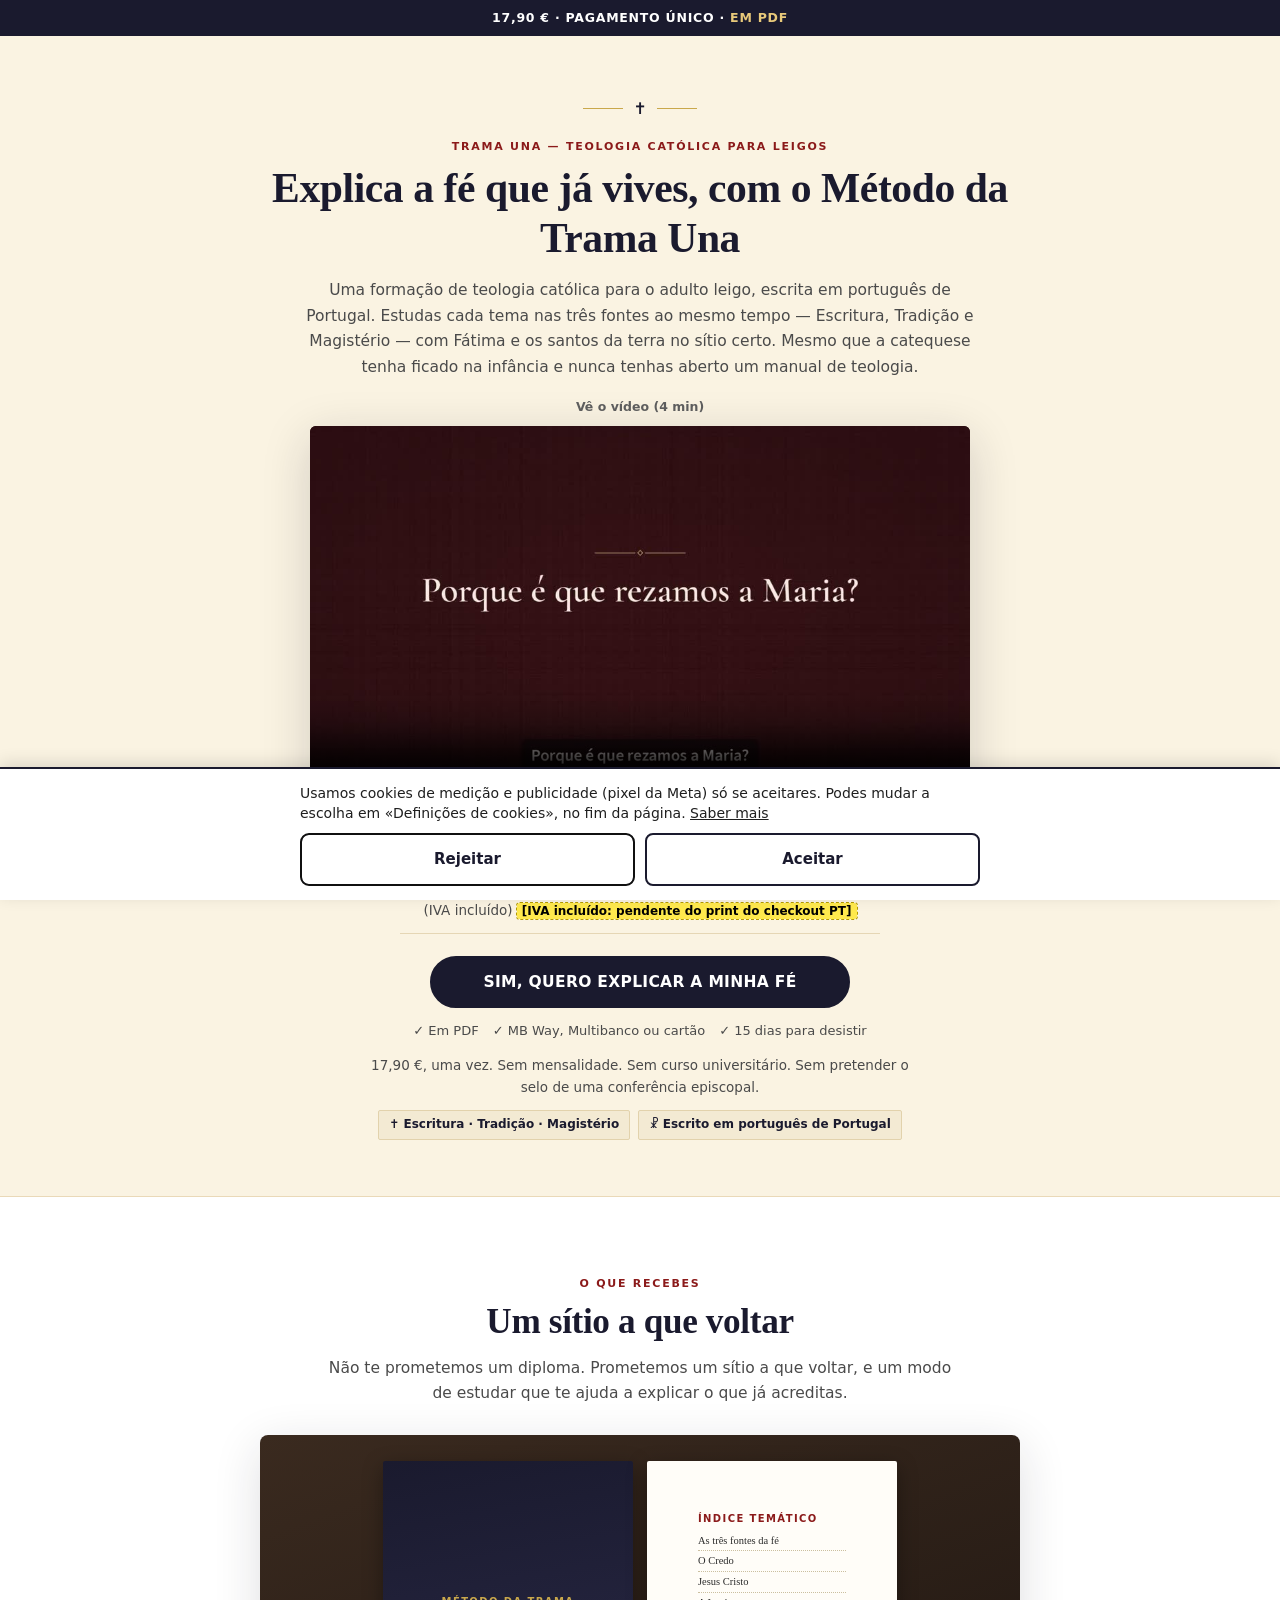
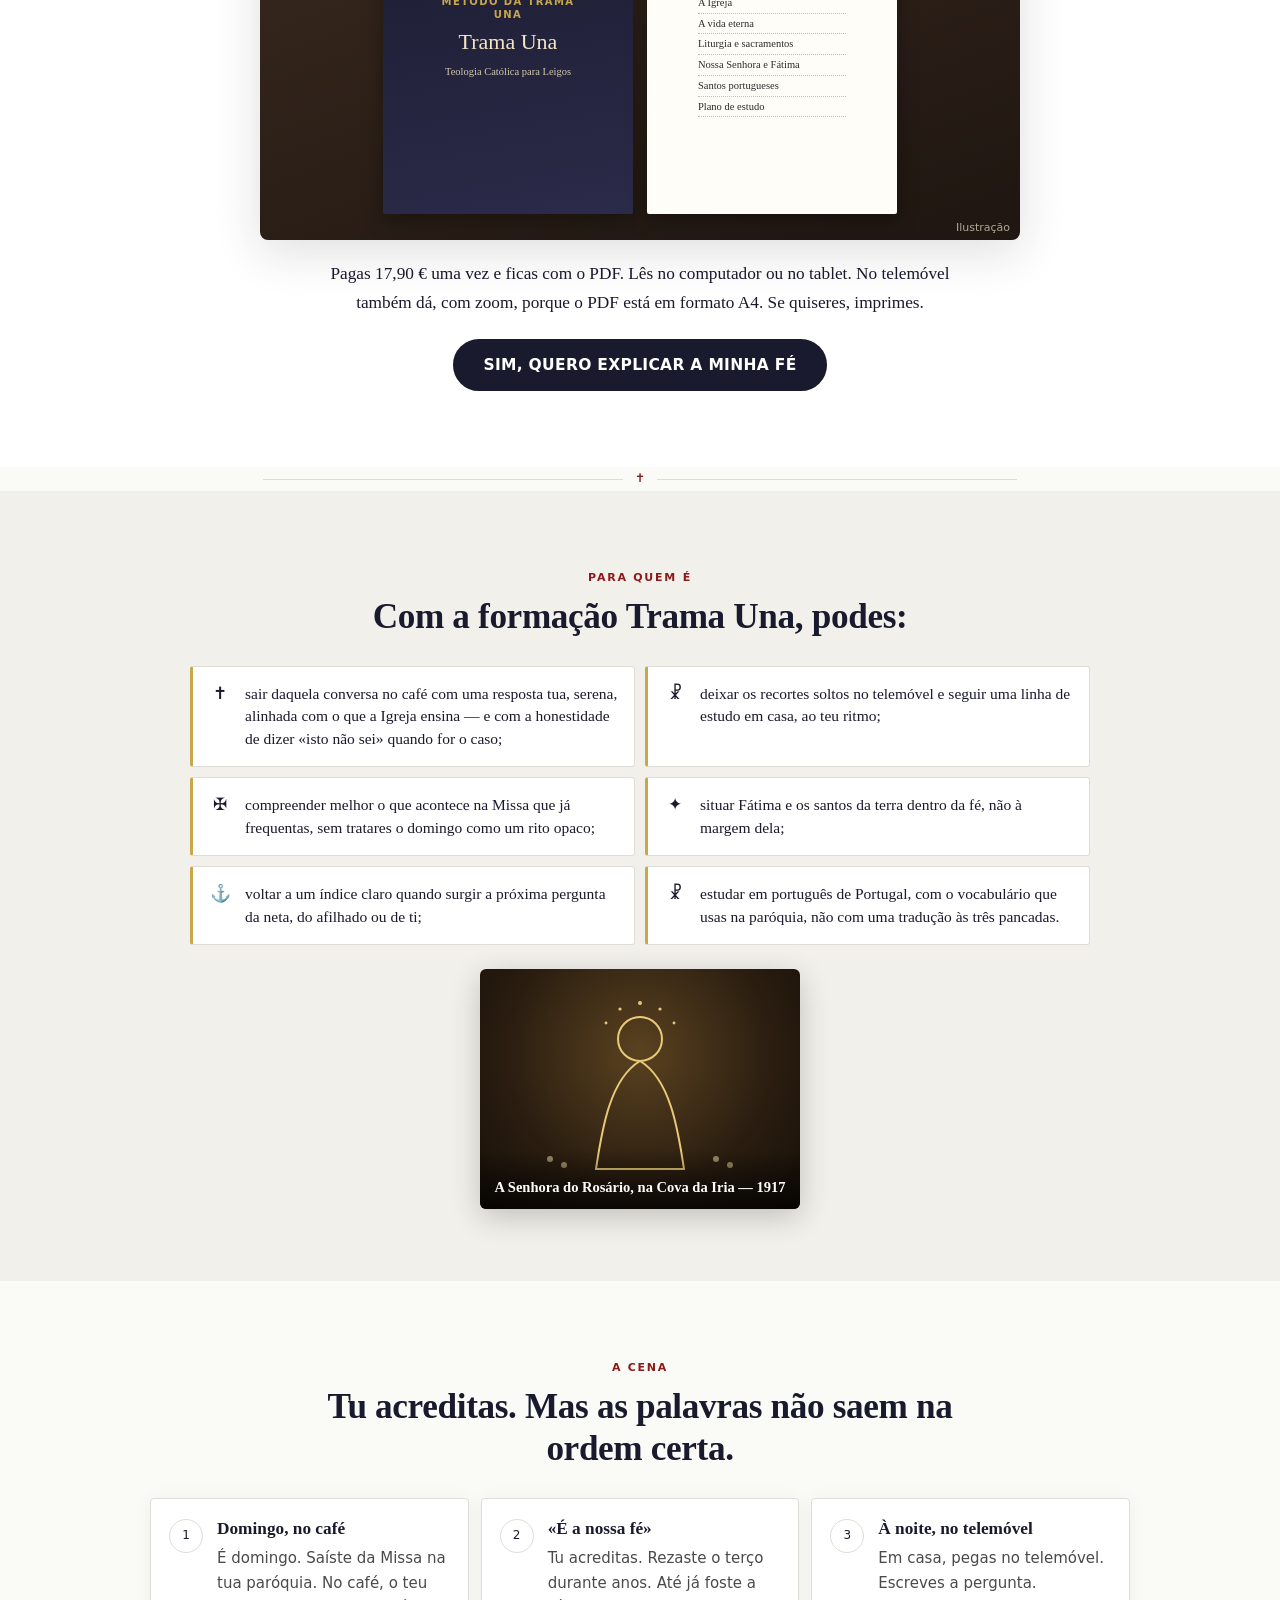
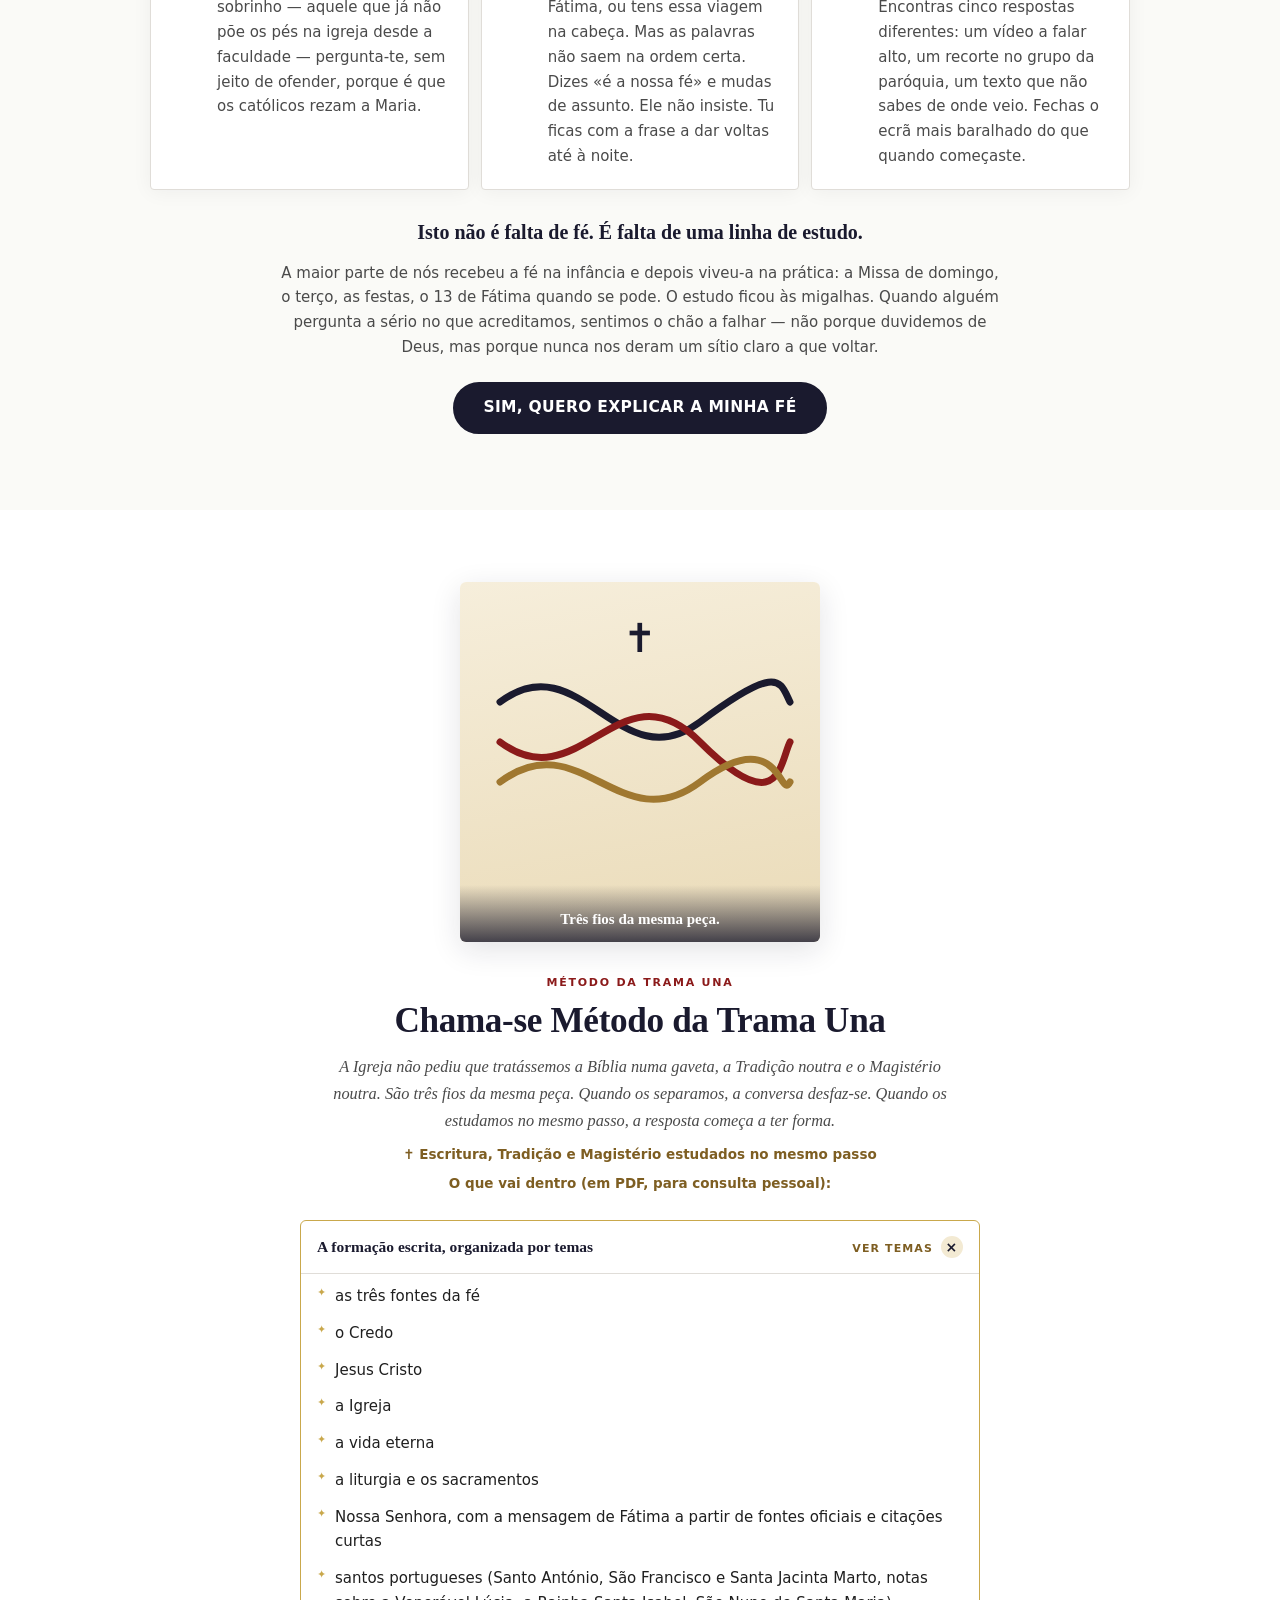
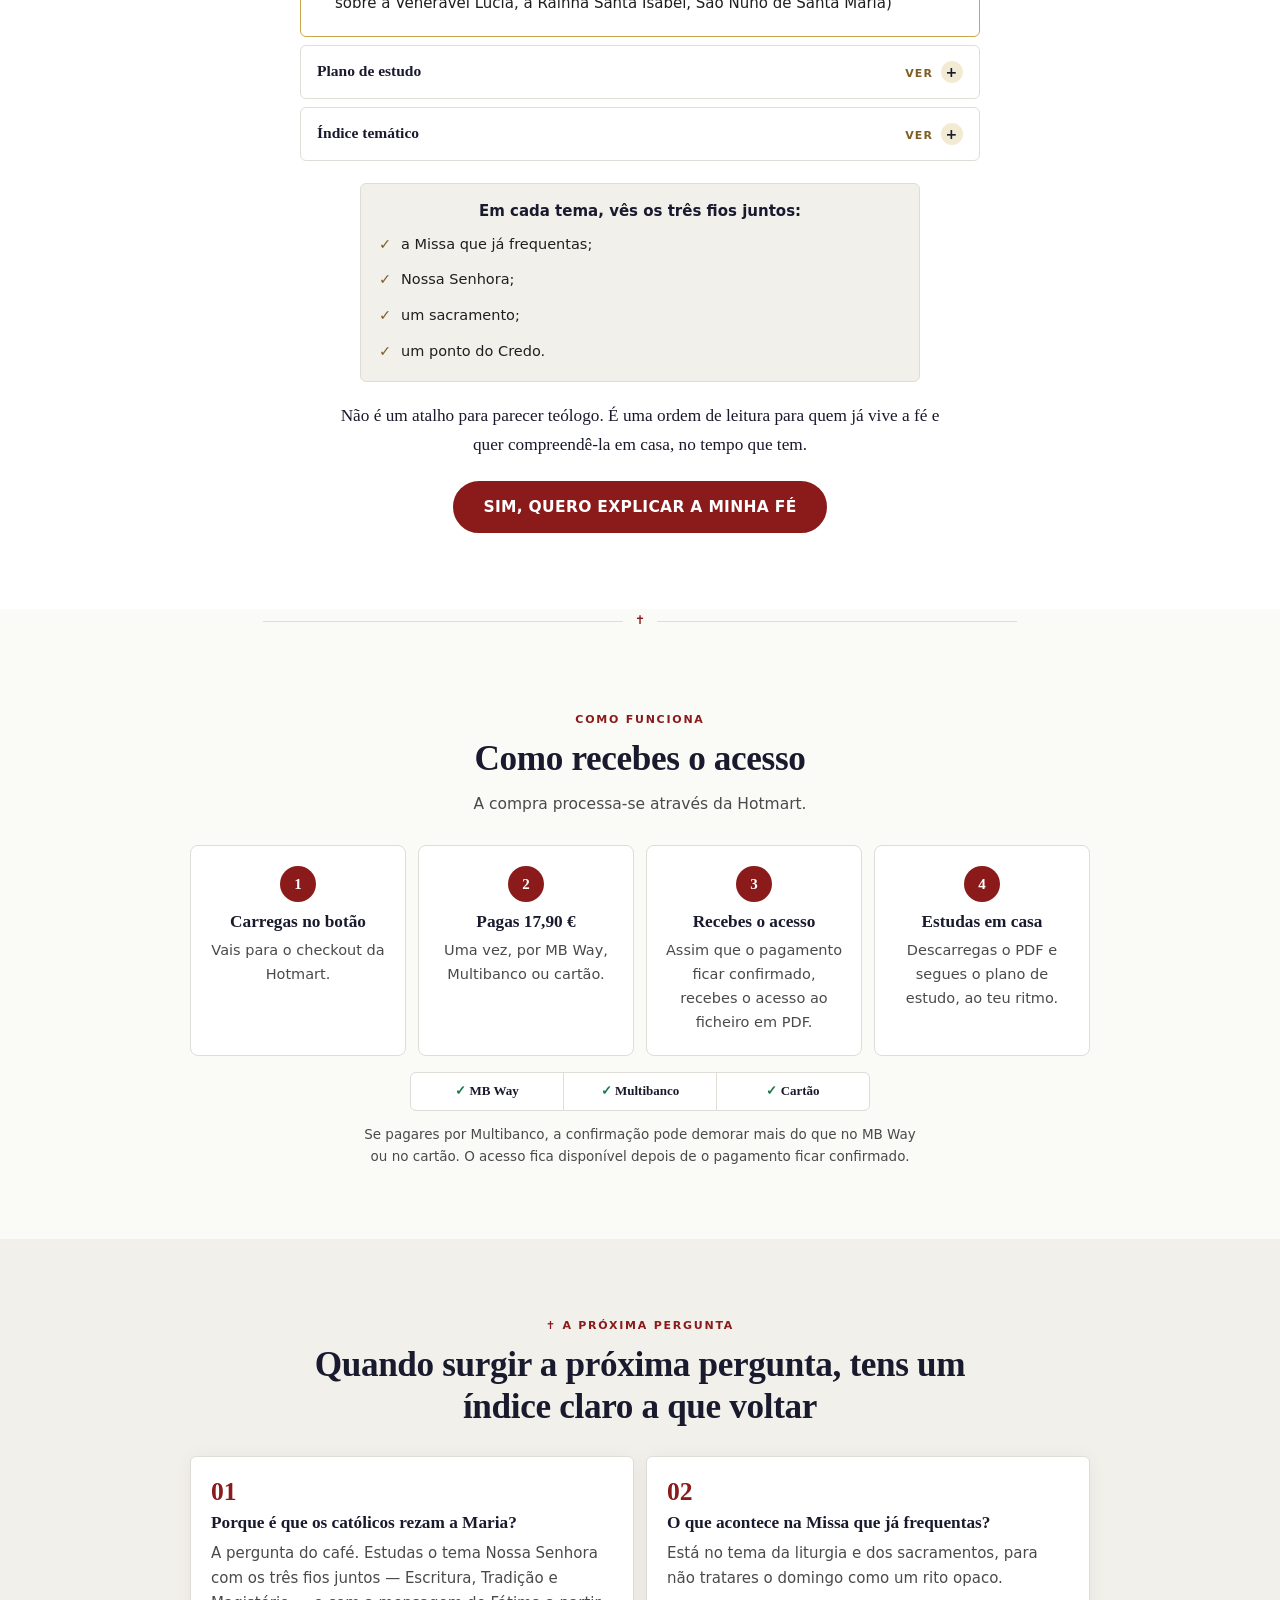
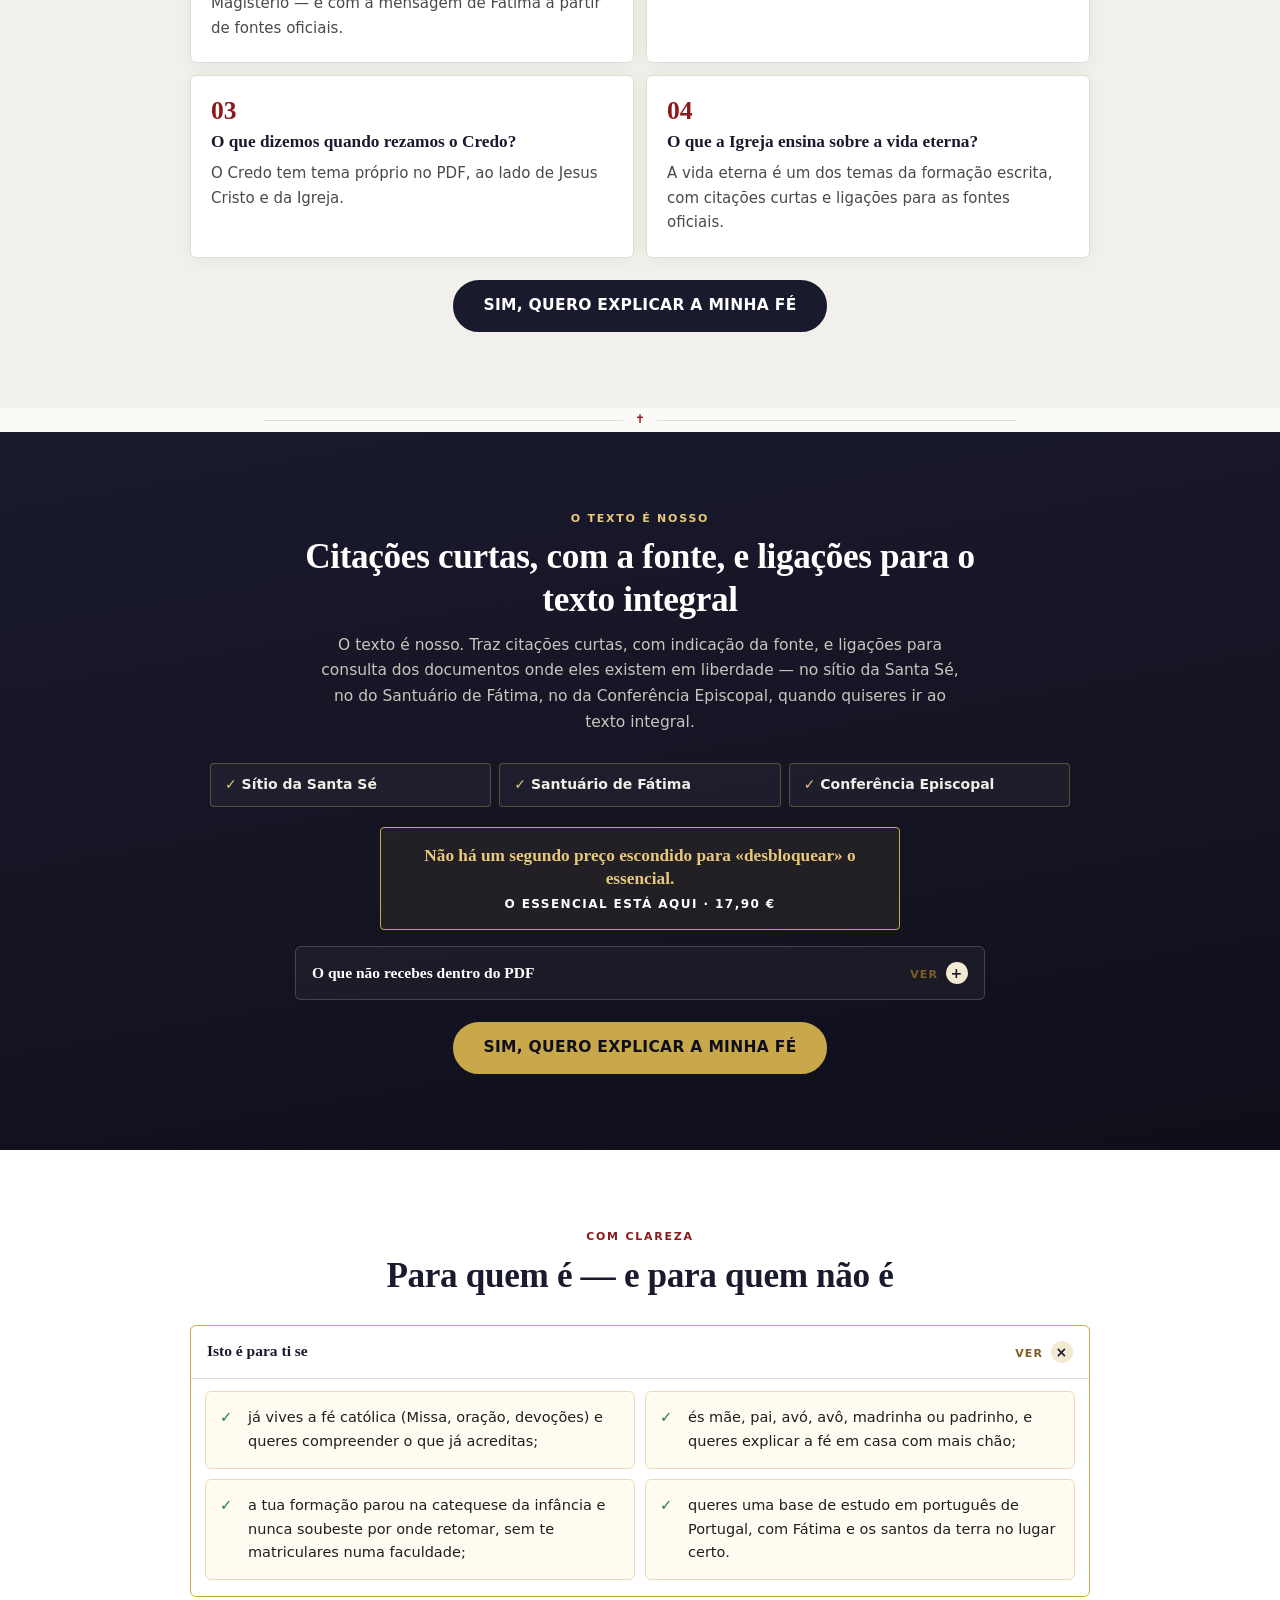
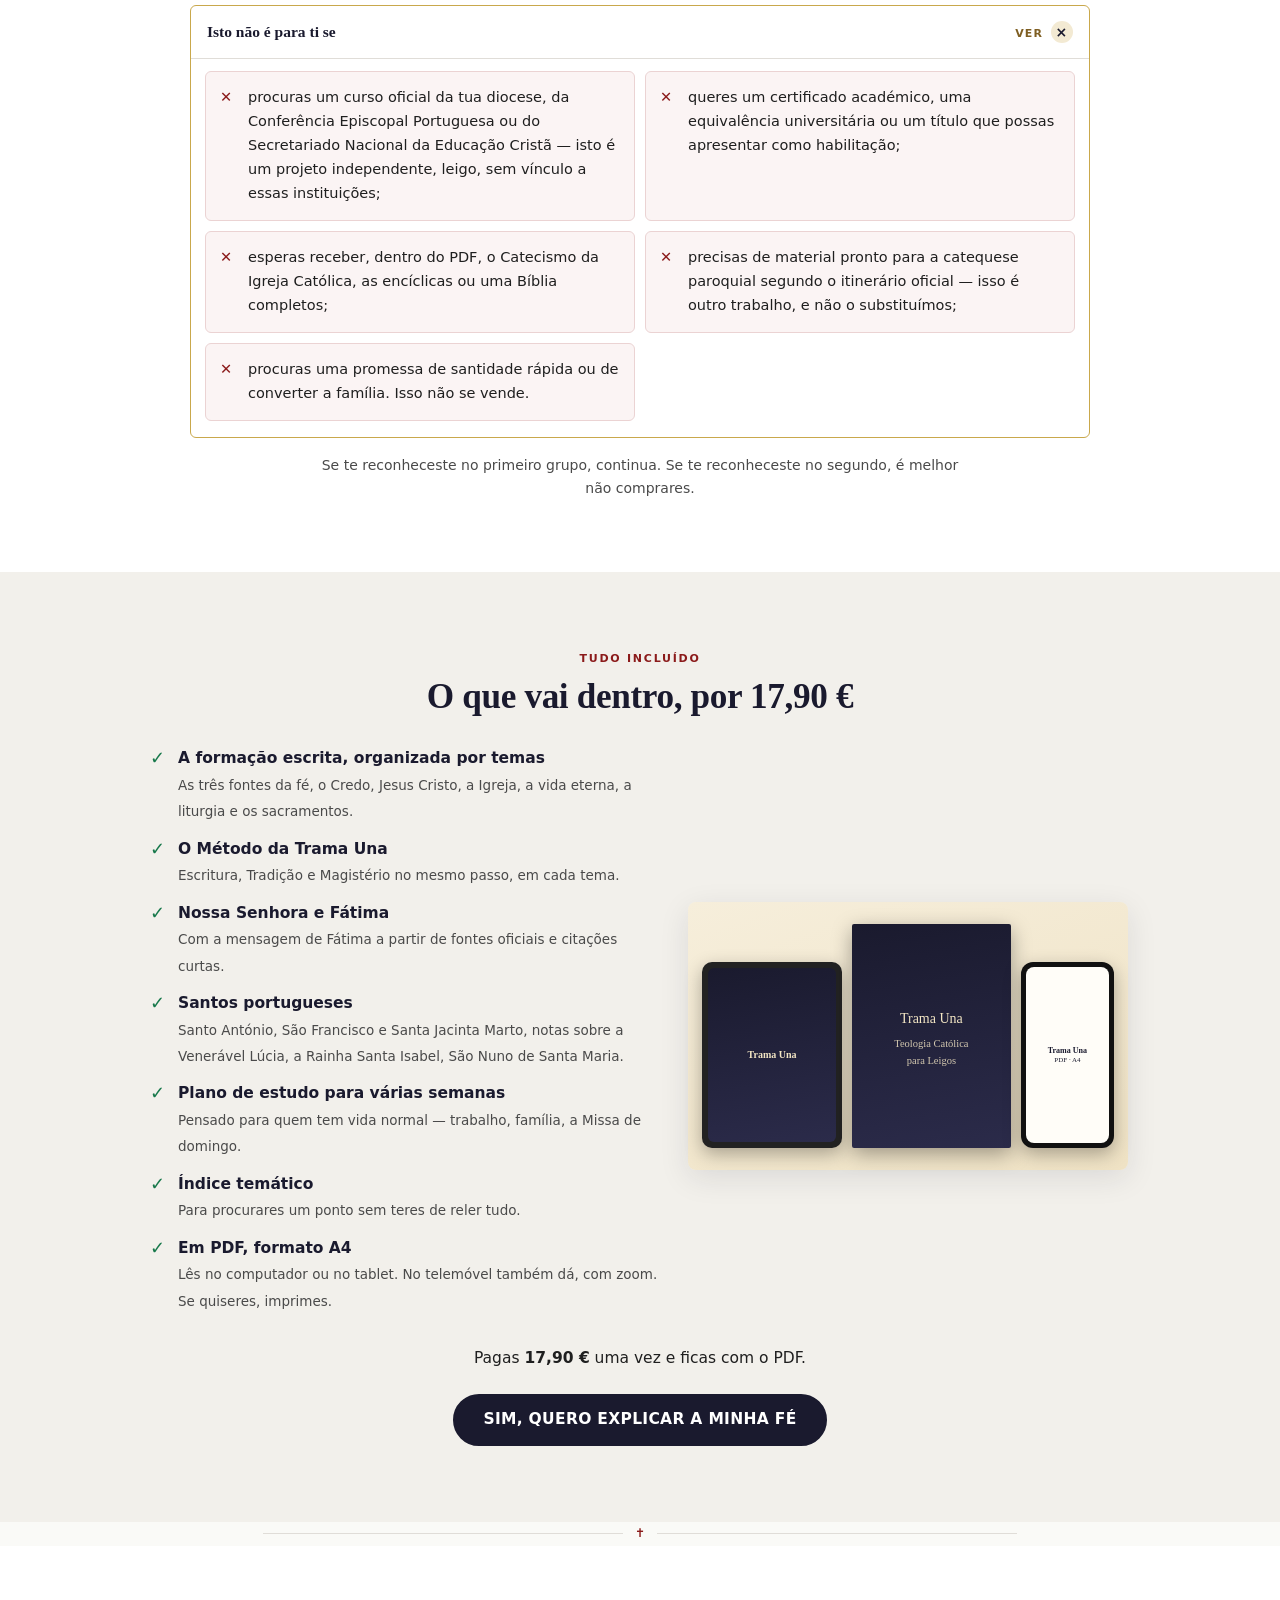
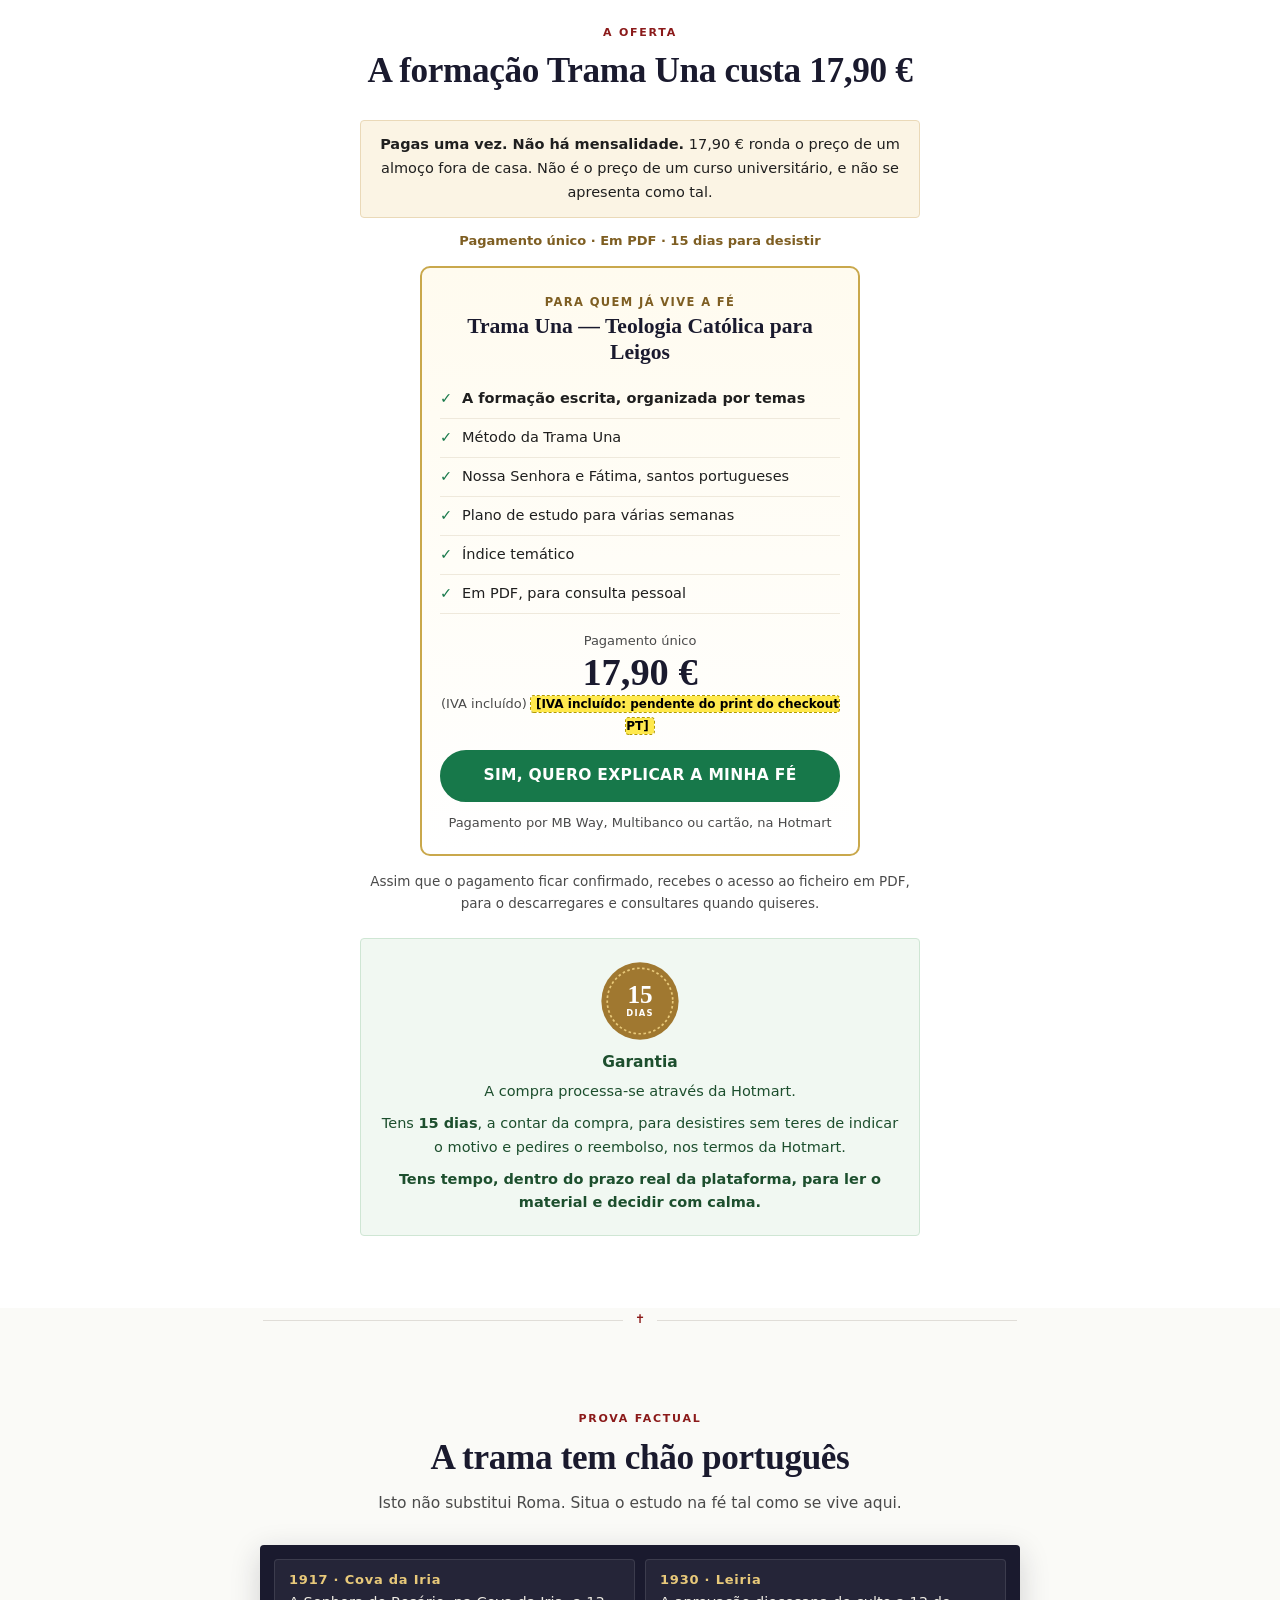
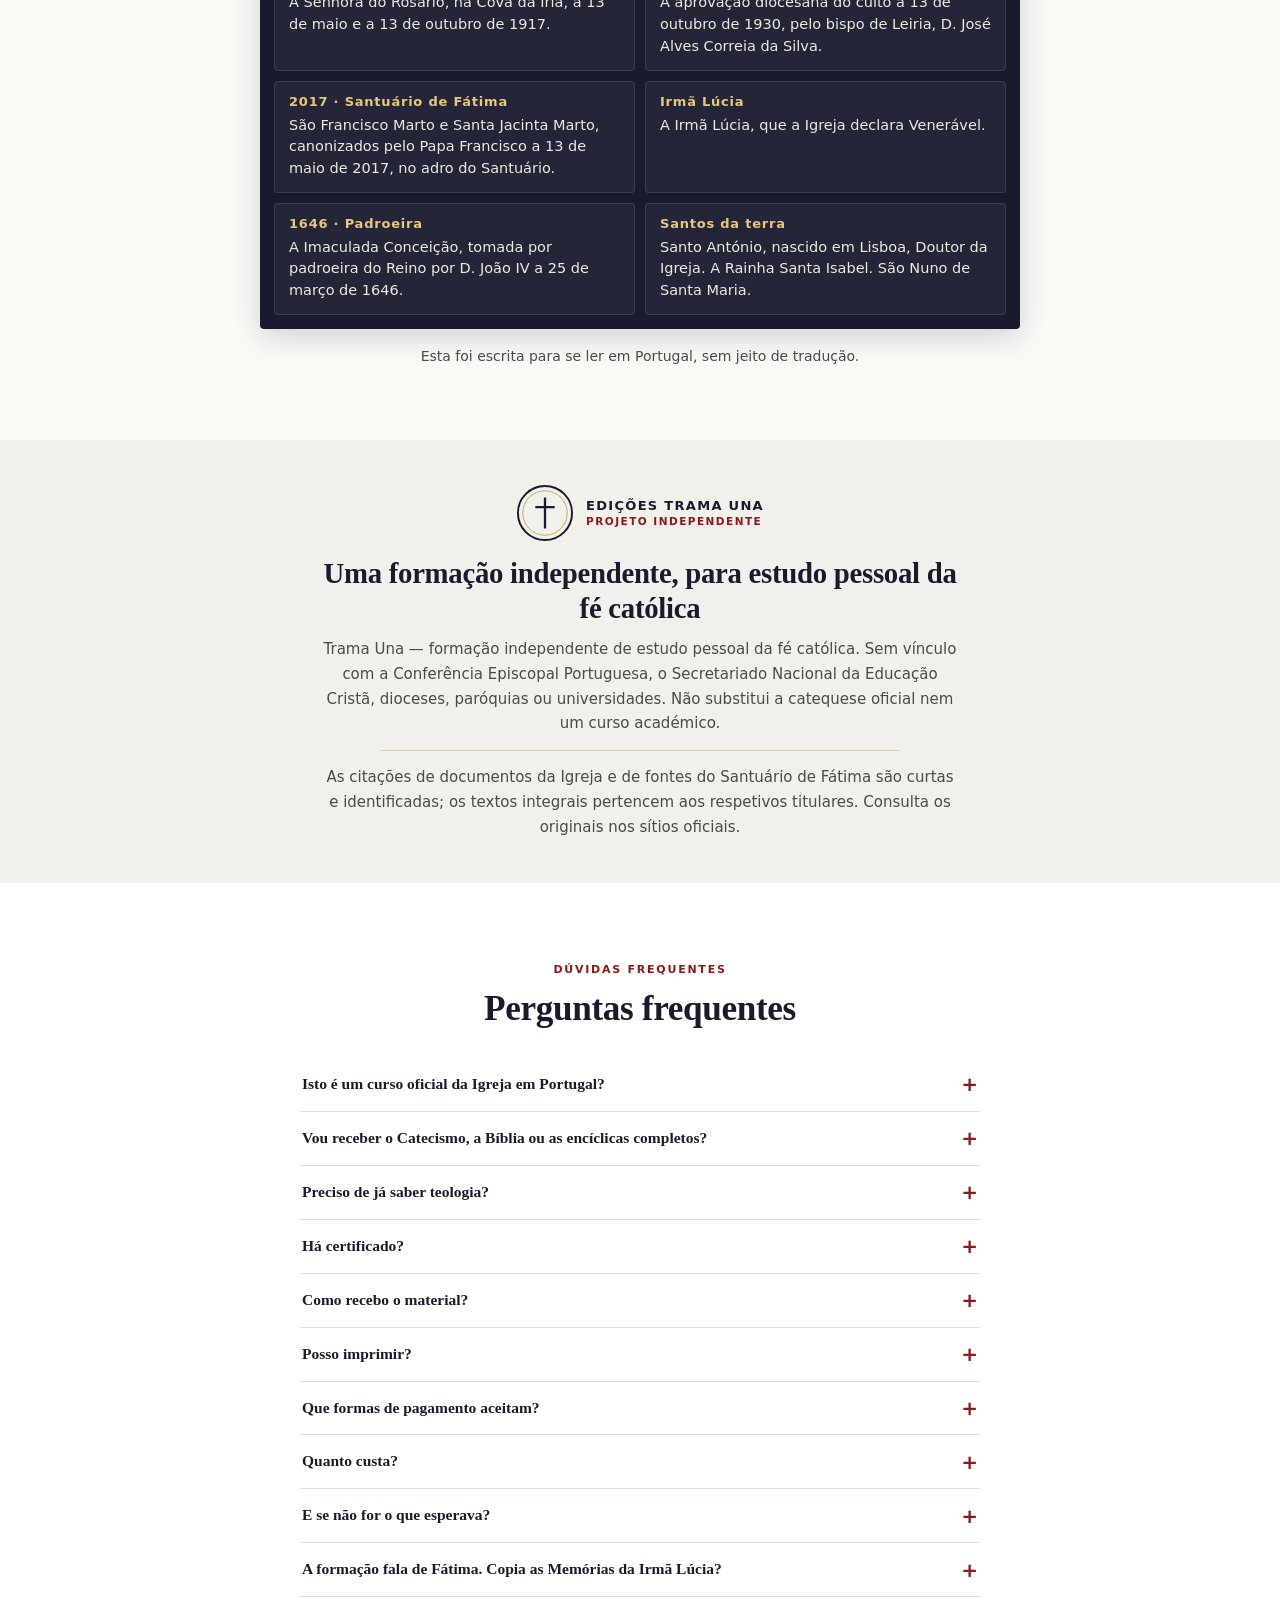
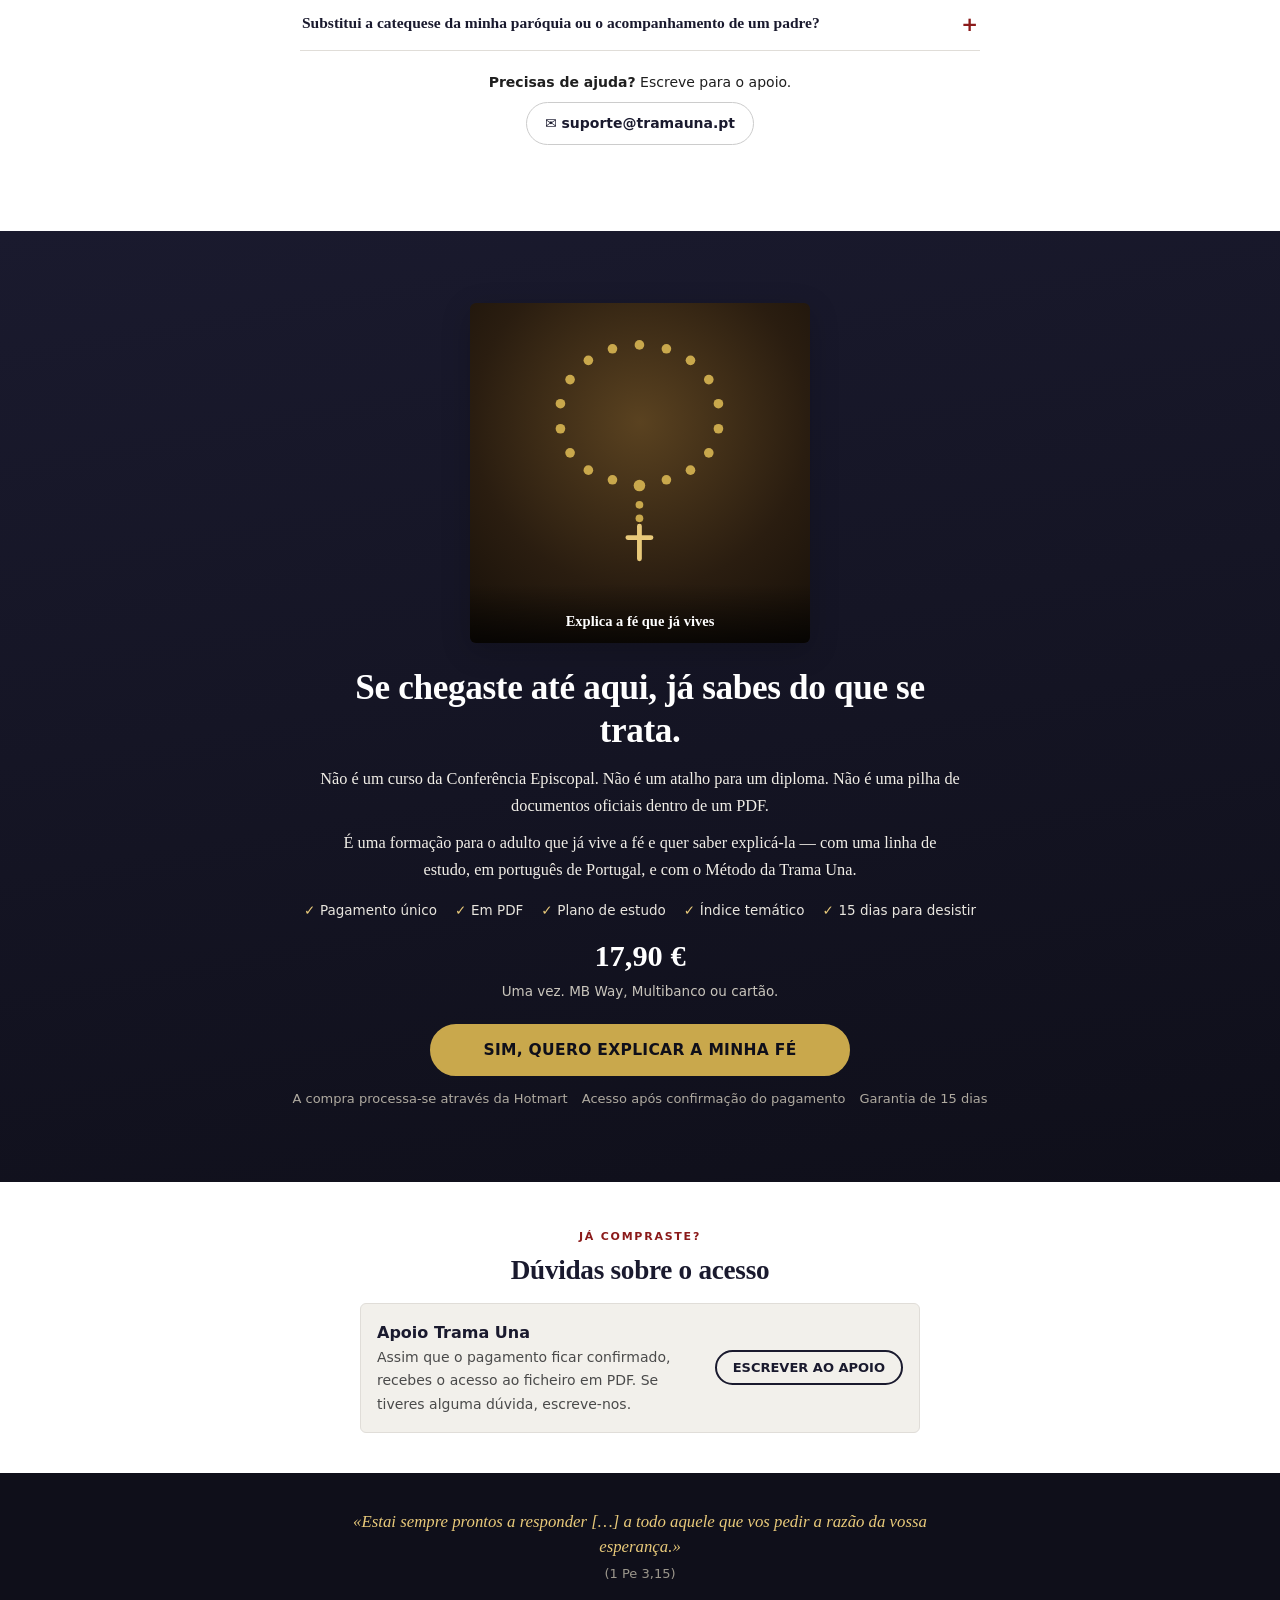
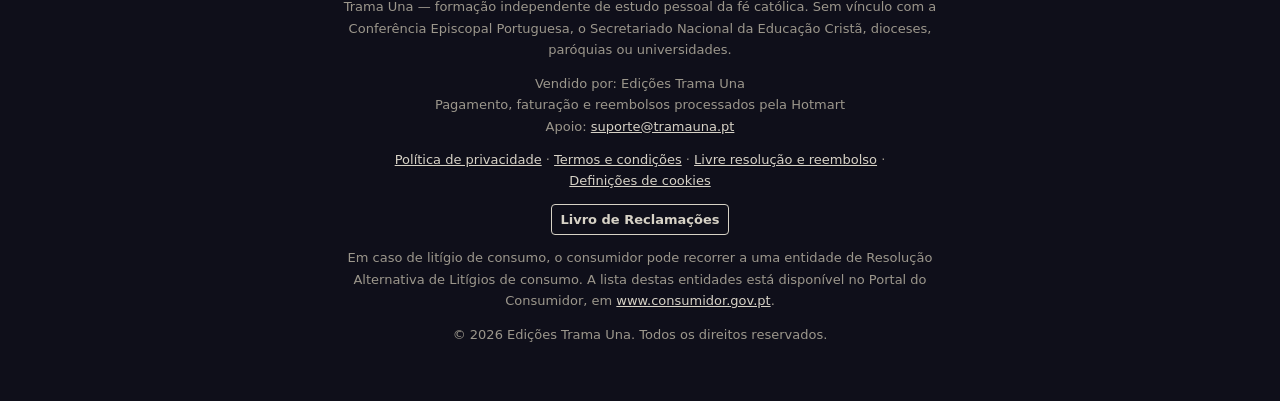
<file: index.html>
<!doctype html>
<html lang="pt-PT">
<head>
<meta charset="utf-8">
<!-- ===================== CONFIGURAÇÃO (único sítio a mudar) =====================
     Reaproveitado de ../pagina/index.html (v2.5).
     CHECKOUT_URL    link de checkout Hotmart P1. Enquanto for "#CHECKOUT_HOTMART" as etiquetas amarelas do checkout aparecem.
     PIXEL_ID        ID numérico do pixel da Meta. Enquanto for "[PIXEL_ID]" nenhum pedido é feito à Meta.
     CONSENT_VERSION versão do aviso de cookies. Incrementar SEMPRE que mudar o uso de cookies.
     =============================================================================== -->
<script>
var CHECKOUT_URL="#CHECKOUT_HOTMART";
var PIXEL_ID="[PIXEL_ID]";
var CONSENT_VERSION=1;
var CONSENT_KEY="tu_cookie_consent_v1";
</script>
<meta name="viewport" content="width=device-width,initial-scale=1">
<!-- PREVIEW (clone do layout BR): noindex. -->
<meta name="robots" content="noindex,nofollow">
<link rel="icon" href="data:,">
<title>Trama Una — Teologia Católica para Leigos</title>
<meta name="description" content="Uma formação de teologia católica para o adulto leigo, escrita em português de Portugal. 17,90 €, pagamento único.">
<!-- PIXEL DA META — só dispara APÓS CONSENTIMENTO. Sem <noscript>. -->
<script>
function tuLoadPixel(){
if(window.fbq||!/^\d{6,20}$/.test(PIXEL_ID))return;
!function(f,b,e,v,n,t,s)
{if(f.fbq)return;n=f.fbq=function(){n.callMethod?
n.callMethod.apply(n,arguments):n.queue.push(arguments)};
if(!f._fbq)f._fbq=n;n.push=n;n.loaded=!0;n.version='2.0';
n.queue=[];t=b.createElement(e);t.async=!0;
t.src=v;s=b.getElementsByTagName(e)[0];
s.parentNode.insertBefore(t,s)}(window, document,'script',
'https://connect.facebook.net/en_US/fbevents.js');
fbq('init',PIXEL_ID);fbq('track','PageView');}
try{var c=JSON.parse(localStorage.getItem(CONSENT_KEY)||"null");if(c&&c.v===CONSENT_VERSION&&c.choice==="accept")tuLoadPixel()}catch(e){}
</script>
<!-- FIM DO PIXEL DA META -->
<style>
/* Paleta e ritmo modelados no original (marfim/pergaminho, azul-noite, dourado, bordô). Fontes do sistema (sem Google Fonts: zero pedidos externos). */
:root{--gold:#C9A84C;--gold-rich:#7E5E22;--gold-light:#E8C97A;--navy:#1A1A2E;--navy2:#0F0F1A;--cream:#FAF3E2;--ivory:#FAFAF7;--parch:#F2F0EB;--rule:#E0DDD8;--text:#1F1F1F;--muted:#4A4A4A;--accent:#8B1A1A;--green:#17784A;
--serif:Georgia,"Times New Roman",serif;--sans:system-ui,-apple-system,"Segoe UI",Roboto,"Helvetica Neue",Arial,sans-serif}
*,*::before,*::after{box-sizing:border-box}
html{-webkit-text-size-adjust:100%;scroll-behavior:smooth}
body{margin:0;font:16px/1.65 var(--sans);color:var(--text);background:var(--ivory);-webkit-font-smoothing:antialiased}
img,svg,video{display:block;max-width:100%}
a{color:inherit}
h1,h2,h3{font-family:var(--serif);color:var(--navy);line-height:1.2;margin:0}
h1{font-size:clamp(1.6rem,5.6vw,2.6rem);letter-spacing:-.01em}
h2{font-size:clamp(1.45rem,4.4vw,2.2rem);letter-spacing:-.01em}
h3{font-size:1.08rem}
p{margin:0 0 14px}
.c{width:100%;max-width:1080px;margin:0 auto;padding:0 20px}
.n{max-width:720px;margin-left:auto;margin-right:auto}
section{padding:52px 0}
.bg-cream{background:var(--cream)}.bg-parch{background:var(--parch)}.bg-white{background:#fff}.bg-ivory{background:var(--ivory)}
.bg-deep{background:linear-gradient(170deg,#1A1A2E 0%,#0F0F1A 100%);color:#E9E6DF}
.bg-deep h2,.bg-deep h3{color:#fff}
.head{text-align:center;max-width:720px;margin:0 auto 28px}
.tag{display:inline-block;font:700 11px/1.4 var(--sans);letter-spacing:.16em;text-transform:uppercase;color:var(--accent);margin-bottom:10px}
.bg-deep .tag{color:var(--gold-light)}
.desc{color:var(--muted);font-size:15.5px;margin:12px auto 0;max-width:640px}
.bg-deep .desc{color:#C9C5BC}
.rule{display:flex;align-items:center;justify-content:center;gap:12px;height:24px;background:var(--ivory)}
.rule::before,.rule::after{content:"";height:1px;width:min(38%,360px);background:var(--rule)}
.rule span{color:var(--accent);font-size:12px}
.center{text-align:center}
/* botões (pílula, como no original) */
.btn{display:inline-flex;align-items:center;justify-content:center;min-height:52px;padding:14px 28px;border-radius:999px;font:700 15.5px/1.25 var(--sans);letter-spacing:.02em;text-decoration:none;text-align:center;background:var(--navy);color:#fff;border:2px solid var(--navy);transition:transform .2s,box-shadow .2s;max-width:100%}
.btn:hover{transform:translateY(-1px);box-shadow:0 8px 24px rgba(26,26,46,.18)}
.btn-gold{background:var(--gold);border-color:var(--gold);color:var(--navy2)}
.btn-red{background:var(--accent);border-color:var(--accent)}
.btn-green{background:var(--green);border-color:var(--green);width:100%}
.btn-wide{width:100%;max-width:420px}
.cta{margin:22px 0 4px;text-align:center}
.ph{background:#ffe94d;color:#000;font:700 12px/1.3 var(--sans);padding:1px 5px;border-radius:3px;outline:1px dashed #b39b00;letter-spacing:0;text-transform:none}
.ph-block{display:table;margin:8px auto 0}
.small{font-size:13.5px;color:var(--muted)}
/* HERO */
.topbar{background:var(--navy);color:#fff;text-align:center;font:600 12.5px/1.4 var(--sans);letter-spacing:.06em;padding:9px 12px;text-transform:uppercase}
.topbar b{color:var(--gold-light);font-weight:700}
.hero{padding:34px 0 40px;text-align:center;border-bottom:1px solid #EAD9B8}
.mark{display:flex;align-items:center;justify-content:center;gap:10px;color:var(--navy);margin-bottom:10px}
.mark i{display:block;width:40px;height:1px;background:var(--gold)}
.hero h1{max-width:820px;margin:0 auto 14px}
.hero .sub{color:var(--muted);font-size:15.5px;max-width:680px;margin:0 auto 18px}
.cue{font:600 12.5px/1.4 var(--sans);color:#5f5f5f;margin:0 0 10px}
.vframe{position:relative;max-width:660px;margin:0 auto;aspect-ratio:16/9;background:#2a0f12;border-radius:6px;overflow:hidden;box-shadow:0 12px 48px rgba(26,26,46,.18)}
.vframe video{width:100%;height:100%;object-fit:cover}
.checks{list-style:none;padding:0;margin:16px 0 0;display:flex;flex-wrap:wrap;justify-content:center;gap:4px 18px;font-size:13.5px;color:var(--muted)}
.checks li::before{content:"✓ ";color:var(--navy);font-weight:700}
.offer{display:flex;flex-wrap:wrap;align-items:baseline;justify-content:center;gap:4px 10px;max-width:480px;margin:16px auto 0;padding:12px 0;border-top:1px solid #E5D6B5;border-bottom:1px solid #E5D6B5}
.offer strong{font:700 1.75rem/1.1 var(--serif);color:var(--navy)}
.offer small{font:700 11.5px/1.3 var(--sans);letter-spacing:.12em;text-transform:uppercase;color:var(--navy)}
.trust{list-style:none;padding:0;margin:12px 0 0;display:flex;flex-wrap:wrap;justify-content:center;gap:2px 14px;font-size:13px;color:var(--muted)}
.seals{display:flex;flex-wrap:wrap;justify-content:center;gap:8px;margin-top:12px}
.seal{font:600 12px/1.3 var(--sans);color:var(--navy);background:#F3EAD3;border:1px solid #E2D2AC;padding:6px 10px;border-radius:2px}
/* POR DENTRO: ilustração própria em CSS (A4) */
.mock{position:relative;max-width:760px;margin:0 auto;border-radius:8px;padding:26px 16px;background:linear-gradient(160deg,#3a2a1f,#1f1611);box-shadow:0 12px 48px rgba(26,26,46,.14);display:flex;justify-content:center;gap:14px;overflow:hidden}
.a4{background:#fffdf8;aspect-ratio:210/297;width:44%;max-width:250px;border-radius:2px;box-shadow:0 6px 20px rgba(0,0,0,.35);padding:7% 7%;font-family:var(--serif);color:#2b2b2b;display:flex;flex-direction:column}
.a4.cover{background:linear-gradient(170deg,#1A1A2E,#2b2b4a);color:#F3E6C4;text-align:center;justify-content:center;align-items:center}
.a4 .k{font:700 clamp(7px,1.5vw,10px)/1.3 var(--sans);letter-spacing:.14em;text-transform:uppercase;color:var(--gold)}
.a4 .t{font-size:clamp(13px,3vw,22px);line-height:1.15;margin:8px 0}
.a4 .s{font-size:clamp(7px,1.5vw,10.5px);opacity:.85}
.a4 .ix{font-size:clamp(7px,1.45vw,10.5px);line-height:1.5;list-style:none;padding:0;margin:6px 0 0}
.a4 .ix li{display:flex;justify-content:space-between;border-bottom:1px dotted #cbbf9f;padding:2px 0}
.mock figcaption{position:absolute;right:10px;bottom:6px;font:11px var(--sans);color:#d9cdb3;opacity:.8}
.pd-line{font-family:var(--serif);font-size:1.08rem;color:var(--navy);text-align:center;max-width:620px;margin:20px auto 0}
/* PARA QUEM É: cartões 2 colunas */
.grid2{display:grid;grid-template-columns:1fr;gap:10px;max-width:900px;margin:0 auto}
.card{background:#fff;border:1px solid var(--rule);border-left:3px solid var(--gold);border-radius:3px;padding:16px 16px;display:flex;gap:14px;align-items:flex-start;font-family:var(--serif);font-size:15.5px;color:var(--navy);line-height:1.45}
.ico{flex:0 0 22px;color:var(--navy);font-size:17px;line-height:1.3;text-align:center}
.imgcard{position:relative;max-width:320px;margin:24px auto 0;aspect-ratio:4/3;border-radius:6px;overflow:hidden;background:radial-gradient(circle at 50% 35%,#5a4220 0%,#2a1d10 60%,#160f08 100%);box-shadow:0 8px 30px rgba(0,0,0,.2)}
.imgcard svg{position:absolute;inset:0;width:100%;height:100%}
.imgcard p{position:absolute;left:0;right:0;bottom:0;margin:0;padding:28px 14px 12px;background:linear-gradient(transparent,rgba(0,0,0,.72));color:#fff;font:700 14.5px/1.35 var(--serif);text-align:center}
/* VANTAGENS (dor) */
.grid4{display:grid;grid-template-columns:1fr;gap:12px;max-width:980px;margin:0 auto}
.vcard{background:#fff;border:1px solid var(--rule);border-radius:4px;padding:20px 18px;box-shadow:0 2px 20px rgba(26,26,46,.05);display:flex;gap:14px}
.vcard .num{flex:0 0 34px;height:34px;border:1px solid var(--rule);border-radius:50%;display:flex;align-items:center;justify-content:center;font-size:12px;color:var(--navy)}
.vcard h3{margin:0 0 6px}
.vcard p{margin:0;font-size:15px;color:var(--muted)}
.punch{font-family:var(--serif);font-size:1.25rem;color:var(--navy);text-align:center;max-width:680px;margin:26px auto 0;font-weight:700}
.after{max-width:720px;margin:12px auto 0;text-align:center;color:var(--muted);font-size:15px}
/* CURSO / MECANISMO */
.illu{max-width:360px;margin:0 auto 26px;aspect-ratio:1/1;border-radius:6px;overflow:hidden;position:relative;background:linear-gradient(170deg,#F6EEDB,#EADBB8);box-shadow:0 8px 30px rgba(26,26,46,.12)}
.illu svg{width:100%;height:100%}
.illu p{position:absolute;left:0;right:0;bottom:0;margin:0;padding:24px 14px 12px;background:linear-gradient(transparent,rgba(26,26,46,.8));color:#fff;font:700 15px/1.35 var(--serif);text-align:center}
.lead-i{font-family:var(--serif);font-style:italic;color:var(--muted);font-size:1.02rem;max-width:640px;margin:12px auto 0}
.goldline{font:700 13.5px/1.45 var(--sans);color:var(--gold-rich);margin:10px auto 0;max-width:560px;text-align:center}
.acc{max-width:680px;margin:26px auto 0}
details{background:#fff;border:1px solid var(--rule);border-radius:6px;margin:0 0 8px}
details[open]{border-color:var(--gold)}
summary{list-style:none;cursor:pointer;display:flex;justify-content:space-between;align-items:center;gap:12px;padding:15px 16px;font:700 15.5px/1.35 var(--serif);color:var(--navy)}
summary::-webkit-details-marker{display:none}
summary .cue2{font:700 11px/1 var(--sans);letter-spacing:.1em;text-transform:uppercase;color:var(--gold-rich);white-space:nowrap}
summary .cue2::after{content:"+";display:inline-flex;align-items:center;justify-content:center;width:22px;height:22px;margin-left:8px;border-radius:50%;background:#F3EAD3;color:var(--navy);font-size:14px}
details[open] summary .cue2::after{content:"×"}
.dl{list-style:none;margin:0;padding:4px 16px 14px;border-top:1px solid var(--rule)}
.dl li{position:relative;padding:6px 0 6px 18px;font-size:15px;color:var(--text)}
.dl li::before{content:"✦";position:absolute;left:0;top:6px;color:var(--gold);font-size:11px}
.dp{padding:10px 16px 14px;margin:0;border-top:1px solid var(--rule);font-size:15px}
.usebox{max-width:560px;margin:22px auto 0;background:var(--parch);border:1px solid var(--rule);border-radius:6px;padding:18px 18px 8px}
.usebox h3{font-family:var(--sans);font-size:15px;text-align:center;margin-bottom:10px}
.ok{list-style:none;padding:0;margin:0}
.ok li{position:relative;padding:3px 0 3px 22px;font-size:14.5px;margin-bottom:6px}
.ok li::before{content:"✓";position:absolute;left:0;color:var(--gold-rich);font-weight:700}
.no li::before{content:"✕";color:var(--accent)}
/* COMO FUNCIONA */
.steps{list-style:none;padding:0;margin:0 auto;display:grid;grid-template-columns:1fr;gap:12px;max-width:900px}
.step{background:#fff;border:1px solid var(--rule);border-radius:8px;padding:20px 16px;text-align:center}
.step .n{width:36px;height:36px;margin:0 auto 10px;border-radius:50%;background:var(--accent);color:#fff;display:flex;align-items:center;justify-content:center;font:700 15px var(--serif)}
.step h3{margin-bottom:6px}
.step p{margin:0;font-size:14.5px;color:var(--muted)}
.chips{display:flex;max-width:460px;margin:16px auto 0;border:1px solid var(--rule);border-radius:6px;background:#fff;overflow:hidden}
.chips span{flex:1;text-align:center;padding:10px 6px;font:700 13px/1.3 var(--serif);color:var(--navy);border-left:1px solid var(--rule)}
.chips span:first-child{border-left:0}
.chips span::before{content:"✓ ";color:var(--green)}
/* PERGUNTAS (carrossel em CSS no telemóvel, grelha no desktop) */
.qs{display:grid;grid-auto-flow:column;grid-auto-columns:86%;gap:12px;overflow-x:auto;scroll-snap-type:x mandatory;padding:4px 2px 14px;margin:0 -20px;padding-left:20px;padding-right:20px;-webkit-overflow-scrolling:touch}
.q{scroll-snap-align:center;background:#fff;border:1px solid var(--rule);border-radius:6px;padding:22px 20px;box-shadow:0 2px 20px rgba(26,26,46,.05)}
.q .qn{font:700 1.6rem/1 var(--serif);color:var(--accent);margin-bottom:8px}
.q h3{margin-bottom:8px}
.q p{margin:0;font-size:15px;color:var(--muted)}
.swipe{text-align:center;font-size:12.5px;color:#5f5f5f;margin:2px 0 0}
/* ESCURA */
.pills{display:grid;grid-template-columns:1fr;gap:8px;max-width:860px;margin:0 auto}
.pill{border:1px solid rgba(201,168,76,.35);background:rgba(255,255,255,.04);border-radius:4px;padding:11px 14px;font:600 14px/1.4 var(--sans);color:#F1EEE7}
.pill::before{content:"✓ ";color:var(--gold-light)}
.goldbox{max-width:520px;margin:20px auto 0;border:1px solid var(--gold);border-radius:4px;background:rgba(201,168,76,.08);padding:16px 18px;text-align:center}
.goldbox p{margin:0}
.goldbox .g1{font:700 1.08rem/1.35 var(--serif);color:var(--gold-light);margin-bottom:6px}
.goldbox .g2{font:700 12px/1.4 var(--sans);letter-spacing:.12em;text-transform:uppercase;color:#fff}
.deep-acc{max-width:690px;margin:16px auto 0}
.deep-acc details{background:rgba(255,255,255,.04);border-color:rgba(255,255,255,.18)}
.deep-acc summary{color:#fff}
.deep-acc .dp{border-top-color:rgba(255,255,255,.15);color:#E9E6DF}
/* PARA QUEM É / NÃO É (lugar dos bónus) */
.qual{max-width:900px;margin:0 auto}
.qual details summary{font-family:var(--serif)}
.qgrid{display:grid;grid-template-columns:1fr;gap:10px;padding:12px 14px 16px;border-top:1px solid var(--rule)}
.qc{background:#FFFBF0;border:1px solid #EAD9B8;border-radius:6px;padding:14px 14px;font-size:14.5px;display:flex;gap:10px}
.qc b{flex:0 0 18px;color:var(--green)}
.qc.x{background:#FBF4F4;border-color:#EBD3D3}
.qc.x b{color:var(--accent)}
.foot-note{text-align:center;font-size:14px;color:var(--muted);margin:16px auto 0;max-width:640px}
/* TUDO O QUE RECEBES */
.stack{display:grid;grid-template-columns:1fr;gap:26px;align-items:center;max-width:980px;margin:0 auto}
.si{list-style:none;padding:0;margin:0}
.si li{position:relative;padding:0 0 12px 28px}
.si li::before{content:"✓";position:absolute;left:0;top:0;color:var(--green);font-weight:700;font-size:18px;line-height:1.3}
.si b{display:block;color:var(--navy);font-size:15.5px}
.si span{font-size:13.5px;color:var(--muted)}
.mock2{border-radius:8px;background:linear-gradient(160deg,#F6EEDB,#EFE2C4);padding:22px 14px;display:flex;justify-content:center;align-items:flex-end;gap:10px;box-shadow:0 8px 30px rgba(26,26,46,.1);max-width:440px;margin:0 auto;width:100%}
.mock2 .a4{width:40%;max-width:170px;padding:8%}
.mock2 .a4 .k{display:none}
.mock2 .dev{width:24%;max-width:96px;aspect-ratio:9/18;background:#111;border-radius:12px;padding:5px;box-shadow:0 6px 18px rgba(0,0,0,.3)}
.mock2 .dev div{width:100%;height:100%;border-radius:8px;background:#fffdf8;display:flex;flex-direction:column;align-items:center;justify-content:center;font:700 8px/1.2 var(--serif);color:var(--navy);text-align:center;padding:4px}
.mock2 .tab{width:36%;max-width:150px;aspect-ratio:3/4;background:#222;border-radius:10px;padding:6px;box-shadow:0 6px 18px rgba(0,0,0,.3)}
.mock2 .tab div{width:100%;height:100%;border-radius:6px;background:linear-gradient(170deg,#1A1A2E,#2b2b4a);color:#F3E6C4;font:700 10px/1.2 var(--serif);display:flex;align-items:center;justify-content:center;text-align:center;padding:6px}
.once{text-align:center;margin:20px 0 0;font-size:15.5px}
/* PLANO */
.plan-note{max-width:560px;margin:0 auto 14px;text-align:center;background:#FBF4E4;border:1px solid #EAD9B8;border-radius:4px;padding:12px 14px;font-size:14.5px}
.plan-line{text-align:center;font:700 13px/1.4 var(--sans);color:var(--gold-rich);margin:0 0 16px}
.plan{position:relative;max-width:440px;margin:0 auto;background:linear-gradient(180deg,#FFFBEF,#fff);border:2px solid var(--gold);border-radius:10px;padding:26px 18px 20px}
.plan .lab{font:700 11.5px/1.4 var(--sans);letter-spacing:.12em;text-transform:uppercase;color:var(--gold-rich);text-align:center}
.plan h3{text-align:center;font-size:1.35rem;margin:4px 0 14px}
.plan .ok li{border-bottom:1px solid #EFE9DC;padding:7px 0 7px 22px;margin:0;font-size:14.5px}
.plan .ok li::before{top:7px;color:var(--green)}
.price{text-align:center;margin:16px 0 14px}
.price small{display:block;font-size:13px;color:var(--muted)}
.price strong{display:block;font:700 2.4rem/1.1 var(--serif);color:var(--navy)}
.price em{display:block;font-style:normal;font-size:13px;color:var(--muted)}
.secure{text-align:center;font-size:13px;color:var(--muted);margin:10px 0 0}
.guar{max-width:560px;margin:24px auto 0;background:#F1F8F2;border:1px solid #CFE6D4;border-radius:4px;padding:20px 18px;text-align:center;color:#1D4F2E}
.guar svg{width:84px;height:84px;margin:0 auto 10px}
.guar h3{color:#1D4F2E;font-family:var(--sans);font-size:15.5px;margin-bottom:8px}
.guar p{font-size:14.5px;margin-bottom:8px}
/* CHÃO PORTUGUÊS (lugar dos depoimentos) */
.facts{max-width:760px;margin:0 auto;background:var(--navy);border-radius:4px;padding:14px;display:grid;grid-template-columns:1fr;gap:10px;box-shadow:0 8px 30px rgba(26,26,46,.18)}
.fact{background:rgba(255,255,255,.05);border:1px solid rgba(255,255,255,.1);border-radius:4px;padding:12px 14px;color:#EDEAE2;font-size:14.5px;line-height:1.5}
.fact b{display:block;color:var(--gold-light);font:700 13px/1.3 var(--sans);letter-spacing:.06em;margin-bottom:4px}
/* SOBRE */
.about{text-align:center;padding:44px 0}
.brandseal{display:flex;align-items:center;justify-content:center;gap:12px;margin-bottom:14px}
.brandseal svg{width:58px;height:58px}
.brandseal div{text-align:left;font:700 13px/1.3 var(--sans);letter-spacing:.1em;color:var(--navy)}
.brandseal small{display:block;color:var(--accent);font-size:10.5px;letter-spacing:.14em}
.about h2{font-size:clamp(1.3rem,3.6vw,1.8rem);max-width:640px;margin:0 auto 12px}
.about p{max-width:640px;margin-left:auto;margin-right:auto;color:var(--muted);font-size:15px}
.about hr{border:0;border-top:1px solid #D9CFB8;max-width:520px;margin:14px auto}
/* FAQ */
.faq details{border:0;border-bottom:1px solid var(--rule);border-radius:0;background:transparent;margin:0}
.faq summary{padding:16px 2px;font-size:15.5px}
.faq summary::after{content:"+";color:var(--accent);font:700 20px/1 var(--sans)}
.faq details[open] summary::after{content:"−"}
.faq .dp{border:0;padding:0 2px 16px;color:var(--muted)}
.help{text-align:center;margin-top:20px;font-size:14px}
.help a{display:inline-flex;align-items:center;gap:8px;margin-top:8px;padding:9px 18px;border:1px solid #ccc;border-radius:999px;text-decoration:none;font-weight:700;color:var(--navy);background:#fff}
/* CTA FINAL */
.final{text-align:center}
.final .imgcard{max-width:340px;margin:0 auto 24px;aspect-ratio:1/1}
.final h2{max-width:640px;margin:0 auto 14px}
.final .checks{color:#E9E6DF}
.final .checks li::before{color:var(--gold-light)}
.final .big{font:700 1.9rem/1.2 var(--serif);color:#fff;margin:16px 0 6px}
.final .recap{font-family:var(--serif);color:#F1EEE7;max-width:640px;margin:0 auto 10px;font-size:1.02rem}
.final .trust{color:#AFAAA0}
/* JÁ COMPRASTE */
.post{max-width:560px;margin:0 auto;background:var(--parch);border:1px solid var(--rule);border-radius:6px;padding:16px;display:flex;flex-direction:column;gap:12px;align-items:flex-start}
.post b{color:var(--navy)}
.post p{margin:0;font-size:14px;color:var(--muted)}
.post a{white-space:nowrap;border:2px solid var(--navy);border-radius:999px;padding:8px 16px;font:700 13px var(--sans);text-decoration:none;color:var(--navy)}
/* RODAPÉ */
footer{background:var(--navy2);color:#9C978C;font-size:13px;padding:36px 0 44px;text-align:center}
footer .c{max-width:640px}
footer .verse{font:italic 1.05rem/1.5 var(--serif);color:var(--gold-light);margin-bottom:4px}
footer a{color:#D7D2C6}
footer p{margin:0 0 12px}
.lr{display:inline-block;border:1px solid #D7D2C6;border-radius:4px;padding:4px 8px;font-weight:700;text-decoration:none}
.linkbtn{background:none;border:0;padding:0;font:inherit;color:#D7D2C6;text-decoration:underline;cursor:pointer}
/* BANNER DE COOKIES (igual à v2.5) */
.ck{position:fixed;left:0;right:0;bottom:0;z-index:50;background:#fff;border-top:2px solid var(--navy);box-shadow:0 -4px 16px rgba(0,0,0,.12);padding:14px 18px calc(14px + env(safe-area-inset-bottom))}
.ck[hidden]{display:none}
.ck p{font-size:14px;line-height:1.45;margin:0 auto 10px;max-width:680px}
.ck .b{display:flex;gap:10px;max-width:680px;margin:0 auto}
.ck button{flex:1;padding:12px 8px;font:inherit;font-size:15px;font-weight:700;color:var(--navy);background:#fff;border:2px solid var(--navy);border-radius:8px;cursor:pointer}
@media (min-width:720px){
section{padding:72px 0}
.hero{padding:60px 0 56px}
.grid2{grid-template-columns:1fr 1fr}
.grid4{grid-template-columns:repeat(3,1fr)}
.steps{grid-template-columns:repeat(4,1fr)}
.qs{grid-auto-flow:row;grid-template-columns:1fr 1fr;grid-auto-columns:auto;overflow:visible;margin:0 auto;padding:0;max-width:900px}
.swipe{display:none}
.pills{grid-template-columns:repeat(3,1fr)}
.qgrid{grid-template-columns:1fr 1fr}
.stack{grid-template-columns:1.15fr 1fr}
.facts{grid-template-columns:1fr 1fr}
.post{flex-direction:row;align-items:center;justify-content:space-between}
}
</style>
</head>
<body>
<!-- BANNER DE COOKIES — primeiro no DOM (teclado), fixo no fundo (sem CLS). Reaproveitado da v2.5. -->
<div class="ck" id="ck" role="dialog" aria-live="polite" aria-label="Cookies" hidden>
<p>Usamos cookies de medição e publicidade (pixel da Meta) só se aceitares. Podes mudar a escolha em «Definições de cookies», no fim da página. <a href="privacidade.html#cookies">Saber mais</a></p>
<div class="b"><button type="button" data-ck="reject">Rejeitar</button><button type="button" data-ck="accept">Aceitar</button></div>
</div>

<!-- ORIGINAL: barra «OFERTA ESPECIAL DISPONÍVEL HOJE [data]» → CLONE: mesma barra, só com âncora de preço (sem data nem urgência). -->
<div class="topbar">17,90 € · pagamento único · <b>em PDF</b></div>

<main>
<!-- 1 · HERO (original: marca ✝, etiqueta, H1, subtítulo, vídeo, checks, preço, CTA, garantias, selos) -->
<section class="hero bg-cream">
<div class="c">
<div class="mark" aria-hidden="true"><i></i><span>✝</span><i></i></div>
<span class="tag">Trama Una — Teologia Católica para Leigos</span>
<h1>Explica a fé que já vives, com o Método da Trama Una</h1>
<p class="sub">Uma formação de teologia católica para o adulto leigo, escrita em português de Portugal. Estudas cada tema nas três fontes ao mesmo tempo — Escritura, Tradição e Magistério — com Fátima e os santos da terra no sítio certo. Mesmo que a catequese tenha ficado na infância e nunca tenhas aberto um manual de teologia.</p>
<p class="cue">Vê o vídeo (4 min)</p>
<!-- VSL: ficheiro de ../vsl/final/vsl-trama-una-16x9.mp4 (1920×1080, 4:00, legendas já gravadas na imagem). preload=metadata + poster + caixa 16:9: sem CLS e sem peso no LCP. -->
<div class="vframe"><video controls playsinline preload="metadata" poster="vsl-poster.jpg" width="1920" height="1080" aria-label="Vídeo de apresentação da Trama Una"><source src="vsl-trama-una-16x9.mp4" type="video/mp4"></video></div>
<ul class="checks"><li>Escritura, Tradição e Magistério</li><li>Fátima e os santos da terra</li></ul>
<div class="offer" aria-label="Preço"><strong>17,90 €</strong><small>Pagamento único</small><span class="small">(IVA incluído) <span class="ph">[IVA incluído: pendente do print do checkout PT]</span></span></div>
<div class="cta"><a class="btn btn-wide" data-checkout href="https://pay.hotmart.com/C108510450W">SIM, QUERO EXPLICAR A MINHA FÉ</a></div>
<ul class="trust"><li>✓ Em PDF</li><li>✓ MB Way, Multibanco ou cartão</li><li>✓ 15 dias para desistir</li></ul>
<p class="small" style="margin:12px auto 0;max-width:560px">17,90 €, uma vez. Sem mensalidade. Sem curso universitário. Sem pretender o selo de uma conferência episcopal.</p>
<div class="seals"><span class="seal">✝ Escritura · Tradição · Magistério</span><span class="seal">☧ Escrito em português de Portugal</span></div>
</div>
</section>

<!-- 2 · POR DENTRO (original: mockup da área de membros + frase + CTA) → CLONE: ilustração própria em CSS do PDF A4 (capa + índice), sem imagens do original. -->
<section class="bg-white">
<div class="c">
<div class="head"><span class="tag">O que recebes</span><h2>Um sítio a que voltar</h2><p class="desc">Não te prometemos um diploma. Prometemos um sítio a que voltar, e um modo de estudar que te ajuda a explicar o que já acreditas.</p></div>
<figure class="mock" style="margin-left:auto;margin-right:auto">
<div class="a4 cover" aria-hidden="true"><span class="k">Método da Trama Una</span><span class="t">Trama Una</span><span class="s">Teologia Católica para Leigos</span></div>
<div class="a4" aria-hidden="true"><span class="k" style="color:var(--accent)">Índice temático</span><ul class="ix"><li><span>As três fontes da fé</span></li><li><span>O Credo</span></li><li><span>Jesus Cristo</span></li><li><span>A Igreja</span></li><li><span>A vida eterna</span></li><li><span>Liturgia e sacramentos</span></li><li><span>Nossa Senhora e Fátima</span></li><li><span>Santos portugueses</span></li><li><span>Plano de estudo</span></li></ul></div>
<figcaption>Ilustração</figcaption>
</figure>
<p class="pd-line">Pagas 17,90 € uma vez e ficas com o PDF. Lês no computador ou no tablet. No telemóvel também dá, com zoom, porque o PDF está em formato A4. Se quiseres, imprimes.</p>
<div class="cta"><a class="btn" data-checkout href="https://pay.hotmart.com/C108510450W">SIM, QUERO EXPLICAR A MINHA FÉ</a></div>
</div>
</section>
<div class="rule"><span>✝</span></div>

<!-- 3 · PARA QUEM É / DESEJO (original: 6 cartões com ícone + imagem de Aparecida) → CLONE: os 6 benefícios da copy + cartão SVG próprio de Fátima (troca cultural da copy). -->
<section class="bg-parch">
<div class="c">
<div class="head"><span class="tag">Para quem é</span><h2>Com a formação Trama Una, podes:</h2></div>
<div class="grid2">
<div class="card"><span class="ico">✝</span><span>sair daquela conversa no café com uma resposta tua, serena, alinhada com o que a Igreja ensina — e com a honestidade de dizer «isto não sei» quando for o caso;</span></div>
<div class="card"><span class="ico">☧</span><span>deixar os recortes soltos no telemóvel e seguir uma linha de estudo em casa, ao teu ritmo;</span></div>
<div class="card"><span class="ico">✠</span><span>compreender melhor o que acontece na Missa que já frequentas, sem tratares o domingo como um rito opaco;</span></div>
<div class="card"><span class="ico">✦</span><span>situar Fátima e os santos da terra dentro da fé, não à margem dela;</span></div>
<div class="card"><span class="ico">⚓</span><span>voltar a um índice claro quando surgir a próxima pergunta da neta, do afilhado ou de ti;</span></div>
<div class="card"><span class="ico">☧</span><span>estudar em português de Portugal, com o vocabulário que usas na paróquia, não com uma tradução às três pancadas.</span></div>
</div>
<div class="imgcard" role="img" aria-label="Ilustração: Senhora do Rosário, Cova da Iria">
<svg viewBox="0 0 320 240" aria-hidden="true"><g fill="none" stroke="#E8C97A" stroke-width="2"><circle cx="160" cy="70" r="22"/><path d="M160 92 C130 110 122 160 116 200 L204 200 C198 160 190 110 160 92Z"/><path d="M138 70 a22 22 0 0 1 44 0" stroke-width="1"/></g><g fill="#E8C97A">
<circle cx="160" cy="34" r="2"/><circle cx="140" cy="40" r="1.6"/><circle cx="180" cy="40" r="1.6"/><circle cx="126" cy="54" r="1.4"/><circle cx="194" cy="54" r="1.4"/></g><g fill="#F6E3A8" opacity=".55"><circle cx="70" cy="190" r="3"/><circle cx="84" cy="196" r="3"/><circle cx="236" cy="190" r="3"/><circle cx="250" cy="196" r="3"/></g></svg>
<p>A Senhora do Rosário, na Cova da Iria — 1917</p>
</div>
</div>
</section>

<!-- 4 · CHEGA DE DÚVIDAS (original: pergunta + 4 cartões com ✓ + parágrafo + CTA) → CLONE: dor em cena concreta da copy, em 4 cartões, e a frase de corte. -->
<section class="bg-ivory">
<div class="c">
<div class="head"><span class="tag">A cena</span><h2>Tu acreditas. Mas as palavras não saem na ordem certa.</h2></div>
<div class="grid4">
<div class="vcard"><span class="num">1</span><div><h3>Domingo, no café</h3><p>É domingo. Saíste da Missa na tua paróquia. No café, o teu sobrinho — aquele que já não põe os pés na igreja desde a faculdade — pergunta-te, sem jeito de ofender, porque é que os católicos rezam a Maria.</p></div></div>
<div class="vcard"><span class="num">2</span><div><h3>«É a nossa fé»</h3><p>Tu acreditas. Rezaste o terço durante anos. Até já foste a Fátima, ou tens essa viagem na cabeça. Mas as palavras não saem na ordem certa. Dizes «é a nossa fé» e mudas de assunto. Ele não insiste. Tu ficas com a frase a dar voltas até à noite.</p></div></div>
<div class="vcard"><span class="num">3</span><div><h3>À noite, no telemóvel</h3><p>Em casa, pegas no telemóvel. Escreves a pergunta. Encontras cinco respostas diferentes: um vídeo a falar alto, um recorte no grupo da paróquia, um texto que não sabes de onde veio. Fechas o ecrã mais baralhado do que quando começaste.</p></div></div>
</div>
<p class="punch">Isto não é falta de fé. É falta de uma linha de estudo.</p>
<p class="after">A maior parte de nós recebeu a fé na infância e depois viveu-a na prática: a Missa de domingo, o terço, as festas, o 13 de Fátima quando se pode. O estudo ficou às migalhas. Quando alguém pergunta a sério no que acreditamos, sentimos o chão a falhar — não porque duvidemos de Deus, mas porque nunca nos deram um sítio claro a que voltar.</p>
<div class="cta"><a class="btn" data-checkout href="https://pay.hotmart.com/C108510450W">SIM, QUERO EXPLICAR A MINHA FÉ</a></div>
</div>
</section>

<!-- 5 · FORMAÇÃO COMPLETA (original: foto da Missa, etiqueta, H2, itálico, 2 linhas douradas, acordeão de 7 áreas, caixa «para que serve», CTA bordô) → CLONE: Método da Trama Una + o que vai dentro em acordeão + «é para ti se». -->
<section class="bg-white">
<div class="c">
<div class="illu" role="img" aria-label="Ilustração: três fios entrelaçados">
<svg viewBox="0 0 360 360" aria-hidden="true"><g fill="none" stroke-width="7" stroke-linecap="round"><path d="M40 120 C120 60 160 200 240 140 S320 100 330 120" stroke="#1A1A2E"/><path d="M40 160 C120 220 160 80 240 160 S320 180 330 160" stroke="#8B1A1A"/><path d="M40 200 C120 140 160 260 240 200 S320 220 330 200" stroke="#A07830"/></g><text x="180" y="70" text-anchor="middle" font-family="Georgia,serif" font-size="40" fill="#1A1A2E">✝</text></svg>
<p>Três fios da mesma peça.</p>
</div>
<div class="head" style="margin-bottom:0">
<span class="tag">Método da Trama Una</span>
<h2>Chama-se Método da Trama Una</h2>
<p class="lead-i">A Igreja não pediu que tratássemos a Bíblia numa gaveta, a Tradição noutra e o Magistério noutra. São três fios da mesma peça. Quando os separamos, a conversa desfaz-se. Quando os estudamos no mesmo passo, a resposta começa a ter forma.</p>
<p class="goldline">✝ Escritura, Tradição e Magistério estudados no mesmo passo</p>
<p class="goldline">O que vai dentro (em PDF, para consulta pessoal):</p>
</div>
<div class="acc">
<details open><summary>A formação escrita, organizada por temas <span class="cue2">Ver temas</span></summary>
<ul class="dl"><li>as três fontes da fé</li><li>o Credo</li><li>Jesus Cristo</li><li>a Igreja</li><li>a vida eterna</li><li>a liturgia e os sacramentos</li><li>Nossa Senhora, com a mensagem de Fátima a partir de fontes oficiais e citações curtas</li><li>santos portugueses (Santo António, São Francisco e Santa Jacinta Marto, notas sobre a Venerável Lúcia, a Rainha Santa Isabel, São Nuno de Santa Maria)</li></ul></details>
<details><summary>Plano de estudo <span class="cue2">Ver</span></summary><p class="dp">Um plano de estudo para várias semanas em casa, pensado para quem tem vida normal — trabalho, família, a Missa de domingo — e não para quem vive num seminário.</p></details>
<details><summary>Índice temático <span class="cue2">Ver</span></summary><p class="dp">Um índice temático, para procurares um ponto sem teres de reler tudo.</p></details>
</div>
<div class="usebox">
<h3>Em cada tema, vês os três fios juntos:</h3>
<ul class="ok">
<li>a Missa que já frequentas;</li>
<li>Nossa Senhora;</li>
<li>um sacramento;</li>
<li>um ponto do Credo.</li>
</ul>
</div>
<p class="pd-line">Não é um atalho para parecer teólogo. É uma ordem de leitura para quem já vive a fé e quer compreendê-la em casa, no tempo que tem.</p>
<div class="cta"><a class="btn btn-red" data-checkout href="https://pay.hotmart.com/C108510450W">SIM, QUERO EXPLICAR A MINHA FÉ</a></div>
</div>
</section>
<div class="rule"><span>✝</span></div>

<!-- 6 · COMO FUNCIONA (original: 4 passos numerados + faixa «Por e-mail / Área de Membros / Drive») → CLONE: 4 passos com a entrega neutra da copy v2 + faixa dos meios de pagamento. -->
<section class="bg-ivory">
<div class="c">
<div class="head"><span class="tag">Como funciona</span><h2>Como recebes o acesso</h2><p class="desc">A compra processa-se através da Hotmart.</p></div>
<ol class="steps">
<li class="step"><span class="n">1</span><h3>Carregas no botão</h3><p>Vais para o checkout da Hotmart.</p></li>
<li class="step"><span class="n">2</span><h3>Pagas 17,90 €</h3><p>Uma vez, por MB Way, Multibanco ou cartão.</p></li>
<li class="step"><span class="n">3</span><h3>Recebes o acesso</h3><p>Assim que o pagamento ficar confirmado, recebes o acesso ao ficheiro em PDF.</p></li>
<li class="step"><span class="n">4</span><h3>Estudas em casa</h3><p>Descarregas o PDF e segues o plano de estudo, ao teu ritmo.</p></li>
</ol>
<div class="chips" aria-label="Formas de pagamento"><span>MB Way</span><span>Multibanco</span><span>Cartão</span></div>
<p class="small center" style="margin:12px auto 0;max-width:560px">Se pagares por Multibanco, a confirmação pode demorar mais do que no MB Way ou no cartão. O acesso fica disponível depois de o pagamento ficar confirmado.</p>
</div>
</section>

<!-- 7 · PERGUNTAS (original: carrossel de 4 perguntas da fé com resposta + CTA) → CLONE: as perguntas que a copy põe em cena, cada uma com o tema do PDF onde se estuda (sem respostas doutrinais novas). Carrossel CSS no telemóvel, grelha 2×2 no desktop. -->
<section class="bg-parch">
<div class="c">
<div class="head"><span class="tag">✝ A próxima pergunta</span><h2>Quando surgir a próxima pergunta, tens um índice claro a que voltar</h2></div>
<div class="qs">
<div class="q"><div class="qn">01</div><h3>Porque é que os católicos rezam a Maria?</h3><p>A pergunta do café. Estudas o tema Nossa Senhora com os três fios juntos — Escritura, Tradição e Magistério — e com a mensagem de Fátima a partir de fontes oficiais.</p></div>
<div class="q"><div class="qn">02</div><h3>O que acontece na Missa que já frequentas?</h3><p>Está no tema da liturgia e dos sacramentos, para não tratares o domingo como um rito opaco.</p></div>
<div class="q"><div class="qn">03</div><h3>O que dizemos quando rezamos o Credo?</h3><p>O Credo tem tema próprio no PDF, ao lado de Jesus Cristo e da Igreja.</p></div>
<div class="q"><div class="qn">04</div><h3>O que a Igreja ensina sobre a vida eterna?</h3><p>A vida eterna é um dos temas da formação escrita, com citações curtas e ligações para as fontes oficiais.</p></div>
</div>
<p class="swipe">Desliza para o lado →</p>
<div class="cta"><a class="btn" data-checkout href="https://pay.hotmart.com/C108510450W">SIM, QUERO EXPLICAR A MINHA FÉ</a></div>
</div>
</section>
<div class="rule"><span>✝</span></div>

<!-- 8 · BLOCO ESCURO (original: Biblioteca Católica, upsell «só R$ 10 a mais») → CLONE: sem upsell nem order bump (decisão do Funil); o mesmo bloco escuro mostra a transparência da copy: texto próprio, fontes oficiais, «o essencial está aqui». -->
<section class="bg-deep">
<div class="c">
<div class="head"><span class="tag">O texto é nosso</span><h2>Citações curtas, com a fonte, e ligações para o texto integral</h2><p class="desc">O texto é nosso. Traz citações curtas, com indicação da fonte, e ligações para consulta dos documentos onde eles existem em liberdade — no sítio da Santa Sé, no do Santuário de Fátima, no da Conferência Episcopal, quando quiseres ir ao texto integral.</p></div>
<div class="pills"><div class="pill">Sítio da Santa Sé</div><div class="pill">Santuário de Fátima</div><div class="pill">Conferência Episcopal</div></div>
<div class="goldbox"><p class="g1">Não há um segundo preço escondido para «desbloquear» o essencial.</p><p class="g2">O essencial está aqui · 17,90 €</p></div>
<div class="deep-acc"><details><summary>O que não recebes dentro do PDF <span class="cue2">Ver</span></summary><p class="dp">Não recebes o Catecismo, as encíclicas nem a Bíblia completos dentro do PDF. Isso não nos pertence para vender.</p></details></div>
<div class="cta"><a class="btn btn-gold" data-checkout href="https://pay.hotmart.com/C108510450W">SIM, QUERO EXPLICAR A MINHA FÉ</a></div>
</div>
</section>

<!-- 9 · BÓNUS (original: 12 bónus com «De R$ X — Hoje: GRÁTIS» em 2 acordeões) → CLONE: não há bónus nem âncoras; o mesmo layout (2 acordeões com cartões) mostra «para quem é / para quem não é» da copy. -->
<section class="bg-white">
<div class="c">
<div class="head"><span class="tag">Com clareza</span><h2>Para quem é — e para quem não é</h2></div>
<div class="qual acc" style="max-width:900px">
<details open><summary>Isto é para ti se <span class="cue2">Ver</span></summary>
<div class="qgrid">
<div class="qc"><b>✓</b><span>já vives a fé católica (Missa, oração, devoções) e queres compreender o que já acreditas;</span></div>
<div class="qc"><b>✓</b><span>és mãe, pai, avó, avô, madrinha ou padrinho, e queres explicar a fé em casa com mais chão;</span></div>
<div class="qc"><b>✓</b><span>a tua formação parou na catequese da infância e nunca soubeste por onde retomar, sem te matriculares numa faculdade;</span></div>
<div class="qc"><b>✓</b><span>queres uma base de estudo em português de Portugal, com Fátima e os santos da terra no lugar certo.</span></div>
</div></details>
<details open><summary>Isto não é para ti se <span class="cue2">Ver</span></summary>
<div class="qgrid">
<div class="qc x"><b>✕</b><span>procuras um curso oficial da tua diocese, da Conferência Episcopal Portuguesa ou do Secretariado Nacional da Educação Cristã — isto é um projeto independente, leigo, sem vínculo a essas instituições;</span></div>
<div class="qc x"><b>✕</b><span>queres um certificado académico, uma equivalência universitária ou um título que possas apresentar como habilitação;</span></div>
<div class="qc x"><b>✕</b><span>esperas receber, dentro do PDF, o Catecismo da Igreja Católica, as encíclicas ou uma Bíblia completos;</span></div>
<div class="qc x"><b>✕</b><span>precisas de material pronto para a catequese paroquial segundo o itinerário oficial — isso é outro trabalho, e não o substituímos;</span></div>
<div class="qc x"><b>✕</b><span>procuras uma promessa de santidade rápida ou de converter a família. Isso não se vende.</span></div>
</div></details>
</div>
<p class="foot-note">Se te reconheceste no primeiro grupo, continua. Se te reconheceste no segundo, é melhor não comprares.</p>
</div>
</section>

<!-- 10 · TUDO O QUE RECEBES (original: lista de 7 itens com ✓ + mockup + «num único pagamento» + CTA) → CLONE: value stack real da copy + ilustração CSS (PDF A4 em computador/tablet/telemóvel). -->
<section class="bg-parch">
<div class="c">
<div class="head"><span class="tag">Tudo incluído</span><h2>O que vai dentro, por 17,90 €</h2></div>
<div class="stack">
<ul class="si">
<li><b>A formação escrita, organizada por temas</b><span>As três fontes da fé, o Credo, Jesus Cristo, a Igreja, a vida eterna, a liturgia e os sacramentos.</span></li>
<li><b>O Método da Trama Una</b><span>Escritura, Tradição e Magistério no mesmo passo, em cada tema.</span></li>
<li><b>Nossa Senhora e Fátima</b><span>Com a mensagem de Fátima a partir de fontes oficiais e citações curtas.</span></li>
<li><b>Santos portugueses</b><span>Santo António, São Francisco e Santa Jacinta Marto, notas sobre a Venerável Lúcia, a Rainha Santa Isabel, São Nuno de Santa Maria.</span></li>
<li><b>Plano de estudo para várias semanas</b><span>Pensado para quem tem vida normal — trabalho, família, a Missa de domingo.</span></li>
<li><b>Índice temático</b><span>Para procurares um ponto sem teres de reler tudo.</span></li>
<li><b>Em PDF, formato A4</b><span>Lês no computador ou no tablet. No telemóvel também dá, com zoom. Se quiseres, imprimes.</span></li>
</ul>
<div class="mock2" role="img" aria-label="Ilustração: o PDF no tablet, em papel A4 e no telemóvel">
<div class="tab"><div>Trama Una</div></div>
<div class="a4 cover"><span class="t" style="font-size:14px">Trama Una</span><span class="s">Teologia Católica para Leigos</span></div>
<div class="dev"><div>Trama Una<br><span style="font-weight:400;font-size:7px">PDF · A4</span></div></div>
</div>
</div>
<p class="once">Pagas <strong>17,90 €</strong> uma vez e ficas com o PDF.</p>
<div class="cta"><a class="btn" data-checkout href="https://pay.hotmart.com/C108510450W">SIM, QUERO EXPLICAR A MINHA FÉ</a></div>
</div>
</section>
<div class="rule"><span>✝</span></div>

<!-- 11 · PLANOS + GARANTIA (original: 2 planos, cronómetro, preços riscados, selo 7 dias) → CLONE: 1 só cartão (há um só produto), sem cronómetro nem riscado; selo próprio de 15 dias. -->
<section class="bg-white" id="oferta">
<div class="c">
<div class="head"><span class="tag">A oferta</span><h2>A formação Trama Una custa 17,90 €</h2></div>
<p class="plan-note"><strong>Pagas uma vez. Não há mensalidade.</strong> 17,90 € ronda o preço de um almoço fora de casa. Não é o preço de um curso universitário, e não se apresenta como tal.</p>
<p class="plan-line">Pagamento único · Em PDF · 15 dias para desistir</p>
<div class="plan">
<div class="lab">Para quem já vive a fé</div>
<h3>Trama Una — Teologia Católica para Leigos</h3>
<ul class="ok">
<li><strong>A formação escrita, organizada por temas</strong></li>
<li>Método da Trama Una</li>
<li>Nossa Senhora e Fátima, santos portugueses</li>
<li>Plano de estudo para várias semanas</li>
<li>Índice temático</li>
<li>Em PDF, para consulta pessoal</li>
</ul>
<div class="price"><small>Pagamento único</small><strong>17,90 €</strong><em>(IVA incluído) <span class="ph">[IVA incluído: pendente do print do checkout PT]</span></em></div>
<a class="btn btn-green" data-checkout href="https://pay.hotmart.com/C108510450W">SIM, QUERO EXPLICAR A MINHA FÉ</a>
<p class="secure">Pagamento por MB Way, Multibanco ou cartão, na Hotmart</p>
</div>
<p class="small center" style="max-width:560px;margin:14px auto 0">Assim que o pagamento ficar confirmado, recebes o acesso ao ficheiro em PDF, para o descarregares e consultares quando quiseres.</p>
<div class="guar" id="garantia">
<svg viewBox="0 0 100 100" aria-hidden="true"><circle cx="50" cy="50" r="46" fill="#A07830"/><circle cx="50" cy="50" r="39" fill="none" stroke="#E8C97A" stroke-width="2" stroke-dasharray="3 3"/><text x="50" y="52" text-anchor="middle" font-family="Georgia,serif" font-size="30" font-weight="700" fill="#fff">15</text><text x="50" y="68" text-anchor="middle" font-family="system-ui,sans-serif" font-size="10" font-weight="700" letter-spacing="1.5" fill="#fff">DIAS</text></svg>
<h3>Garantia</h3>
<p>A compra processa-se através da Hotmart.</p>
<p>Tens <strong>15 dias</strong>, a contar da compra, para desistires sem teres de indicar o motivo e pedires o reembolso, nos termos da Hotmart.</p>
<p style="margin:0"><strong>Tens tempo, dentro do prazo real da plataforma, para ler o material e decidir com calma.</strong></p>
</div>
</div>
</section>
<div class="rule"><span>✝</span></div>

<!-- 12 · DEPOIMENTOS (original: imagem com 7 comentários de «alunos») → CLONE: NÃO há depoimentos (proibido inventar). O mesmo lugar, com moldura escura, mostra prova factual verificável da copy: o chão português. -->
<section class="bg-ivory">
<div class="c">
<div class="head"><span class="tag">Prova factual</span><h2>A trama tem chão português</h2><p class="desc">Isto não substitui Roma. Situa o estudo na fé tal como se vive aqui.</p></div>
<div class="facts">
<div class="fact"><b>1917 · Cova da Iria</b>A Senhora do Rosário, na Cova da Iria, a 13 de maio e a 13 de outubro de 1917.</div>
<div class="fact"><b>1930 · Leiria</b>A aprovação diocesana do culto a 13 de outubro de 1930, pelo bispo de Leiria, D. José Alves Correia da Silva.</div>
<div class="fact"><b>2017 · Santuário de Fátima</b>São Francisco Marto e Santa Jacinta Marto, canonizados pelo Papa Francisco a 13 de maio de 2017, no adro do Santuário.</div>
<div class="fact"><b>Irmã Lúcia</b>A Irmã Lúcia, que a Igreja declara Venerável.</div>
<div class="fact"><b>1646 · Padroeira</b>A Imaculada Conceição, tomada por padroeira do Reino por D. João IV a 25 de março de 1646.</div>
<div class="fact"><b>Santos da terra</b>Santo António, nascido em Lisboa, Doutor da Igreja. A Rainha Santa Isabel. São Nuno de Santa Maria.</div>
</div>
<p class="foot-note">Esta foi escrita para se ler em Portugal, sem jeito de tradução.</p>
</div>
</section>

<!-- 13 · SOBRE O PROJETO (original: selo + H2 + texto + aviso de independência) → CLONE: selo SVG próprio + texto do rodapé da copy. -->
<section class="about bg-parch">
<div class="c">
<div class="brandseal"><svg viewBox="0 0 60 60" aria-hidden="true"><circle cx="30" cy="30" r="28" fill="none" stroke="#1A1A2E" stroke-width="2"/><circle cx="30" cy="30" r="23" fill="none" stroke="#C9A84C"/><path d="M30 14v32M20 24h20" stroke="#1A1A2E" stroke-width="2.4"/></svg><div>EDIÇÕES TRAMA UNA<small>PROJETO INDEPENDENTE</small></div></div>
<h2>Uma formação independente, para estudo pessoal da fé católica</h2>
<p>Trama Una — formação independente de estudo pessoal da fé católica. Sem vínculo com a Conferência Episcopal Portuguesa, o Secretariado Nacional da Educação Cristã, dioceses, paróquias ou universidades. Não substitui a catequese oficial nem um curso académico.</p>
<hr>
<p class="small" style="margin:0 auto">As citações de documentos da Igreja e de fontes do Santuário de Fátima são curtas e identificadas; os textos integrais pertencem aos respetivos titulares. Consulta os originais nos sítios oficiais.</p>
</div>
</section>

<!-- 14 · FAQ (original: 8 perguntas em acordeão + botões e-mail/WhatsApp) → CLONE: as 11 perguntas da copy + só o botão de e-mail. -->
<section class="bg-white faq">
<div class="c n">
<div class="head"><span class="tag">Dúvidas frequentes</span><h2>Perguntas frequentes</h2></div>
<details><summary>Isto é um curso oficial da Igreja em Portugal?</summary><p class="dp">Não. É uma formação independente, escrita para estudo pessoal da fé católica. Não tem aprovação, reconhecimento nem vínculo com a Conferência Episcopal Portuguesa, o SNEC, uma diocese, uma paróquia ou uma universidade.</p></details>
<details><summary>Vou receber o Catecismo, a Bíblia ou as encíclicas completos?</summary><p class="dp">Não. O conteúdo é texto próprio, com citações curtas identificadas e ligações para as fontes oficiais, onde podes consultar o documento integral. Não empacotamos obras protegidas para venda.</p></details>
<details><summary>Preciso de já saber teologia?</summary><p class="dp">Não. Precisas da fé que já tens e da vontade de estudar um pouco em casa. A linguagem é de leigo para leigo, sem latim desnecessário.</p></details>
<details><summary>Há certificado?</summary><p class="dp">Não há certificado académico nem diploma reconhecido. Não o prometemos.</p></details>
<details><summary>Como recebo o material?</summary><p class="dp">Assim que o pagamento ficar confirmado, recebes o acesso para descarregares o ficheiro em PDF.</p></details>
<details><summary>Posso imprimir?</summary><p class="dp">Sim, para uso pessoal. Não republicar, não vender, não distribuir como se fosse material oficial da paróquia.</p></details>
<details><summary>Que formas de pagamento aceitam?</summary><p class="dp">MB Way, Multibanco e cartão.</p></details>
<details><summary>Quanto custa?</summary><p class="dp">17,90 €, pagamento único.</p></details>
<details><summary>E se não for o que esperava?</summary><p class="dp">Podes pedir o reembolso dentro do prazo e das condições da Hotmart (15 dias).</p></details>
<details><summary>A formação fala de Fátima. Copia as Memórias da Irmã Lúcia?</summary><p class="dp">Não. Parte de factos públicos e de fontes oficiais, com citações curtas, e remete-te para o Santuário e para as edições licenciadas quando quiseres ir mais longe.</p></details>
<details><summary>Substitui a catequese da minha paróquia ou o acompanhamento de um padre?</summary><p class="dp">Não. É um auxílio de estudo pessoal. A vida da paróquia, os sacramentos e o acompanhamento pastoral continuam no sítio deles.</p></details>
<p class="help"><strong>Precisas de ajuda?</strong> Escreve para o apoio.<br><a href="mailto:suporte@tramauna.pt">✉ suporte@tramauna.pt</a></p>
</div>
</section>

<!-- 15 · CTA FINAL (original: fundo escuro, foto de mãos com terço, H2, checks, preço, CTA dourado, link «só o curso», garantias) → CLONE: ilustração SVG própria do terço + recapitulação da copy; sem o link de plano alternativo. -->
<section class="bg-deep final">
<div class="c">
<div class="imgcard" role="img" aria-label="Ilustração: terço">
<svg viewBox="0 0 300 300" aria-hidden="true"><g transform="translate(22,-14) scale(.85)"><g fill="#C9A84C"><circle cx="150" cy="60" r="5"/><circle cx="178" cy="64" r="5"/><circle cx="203" cy="76" r="5"/><circle cx="222" cy="96" r="5"/><circle cx="232" cy="121" r="5"/><circle cx="232" cy="147" r="5"/><circle cx="222" cy="172" r="5"/><circle cx="203" cy="190" r="5"/><circle cx="122" cy="64" r="5"/><circle cx="97" cy="76" r="5"/><circle cx="78" cy="96" r="5"/><circle cx="68" cy="121" r="5"/><circle cx="68" cy="147" r="5"/><circle cx="78" cy="172" r="5"/><circle cx="97" cy="190" r="5"/><circle cx="122" cy="200" r="5"/><circle cx="178" cy="200" r="5"/><circle cx="150" cy="206" r="6"/><circle cx="150" cy="226" r="4"/><circle cx="150" cy="240" r="4"/></g><path d="M150 248v34M138 260h24" stroke="#E8C97A" stroke-width="5" stroke-linecap="round"/></g></svg>
<p>Explica a fé que já vives</p>
</div>
<h2>Se chegaste até aqui, já sabes do que se trata.</h2>
<p class="recap">Não é um curso da Conferência Episcopal. Não é um atalho para um diploma. Não é uma pilha de documentos oficiais dentro de um PDF.</p>
<p class="recap">É uma formação para o adulto que já vive a fé e quer saber explicá-la — com uma linha de estudo, em português de Portugal, e com o Método da Trama Una.</p>
<ul class="checks"><li>Pagamento único</li><li>Em PDF</li><li>Plano de estudo</li><li>Índice temático</li><li>15 dias para desistir</li></ul>
<p class="big">17,90 €</p>
<p class="small" style="color:#C9C5BC">Uma vez. MB Way, Multibanco ou cartão.</p>
<div class="cta"><a class="btn btn-gold btn-wide" data-checkout href="https://pay.hotmart.com/C108510450W">SIM, QUERO EXPLICAR A MINHA FÉ</a></div>
<ul class="trust"><li>A compra processa-se através da Hotmart</li><li>Acesso após confirmação do pagamento</li><li>Garantia de 15 dias</li></ul>
</div>
</section>

<!-- 16 · JÁ COMPROU? (original: entrada na Área de Membros) → CLONE: não há área de membros confirmada; caixa curta com o contacto de apoio (entrega neutra). -->
<section class="bg-white" style="padding:40px 0">
<div class="c">
<div class="head" style="margin-bottom:16px"><span class="tag">Já compraste?</span><h2 style="font-size:clamp(1.25rem,3.4vw,1.7rem)">Dúvidas sobre o acesso</h2></div>
<div class="post"><div><b>Apoio Trama Una</b><p>Assim que o pagamento ficar confirmado, recebes o acesso ao ficheiro em PDF. Se tiveres alguma dúvida, escreve-nos.</p></div><a href="mailto:suporte@tramauna.pt">ESCREVER AO APOIO</a></div>
</div>
</section>
</main>

<!-- RODAPÉ (original: versículo + aviso + ©) → CLONE: versículo (1 Pe 3,15) + rodapé legal da v2.5. -->
<footer>
<div class="c">
<p class="verse">«Estai sempre prontos a responder […] a todo aquele que vos pedir a razão da vossa esperança.»</p>
<p>(1 Pe 3,15)</p>
<p>Trama Una — formação independente de estudo pessoal da fé católica. Sem vínculo com a Conferência Episcopal Portuguesa, o Secretariado Nacional da Educação Cristã, dioceses, paróquias ou universidades.</p>
<p>Vendido por: Edições Trama Una<br>Pagamento, faturação e reembolsos processados pela Hotmart<br>Apoio: <a href="mailto:suporte@tramauna.pt">suporte@tramauna.pt</a></p>
<p><a href="privacidade.html">Política de privacidade</a> · <a href="termos.html">Termos e condições</a> · <a href="termos.html#livre-resolucao">Livre resolução e reembolso</a> · <button type="button" class="linkbtn" data-cookie-settings>Definições de cookies</button></p>
<p><a class="lr" href="https://www.livroreclamacoes.pt/inicio" target="_blank" rel="noopener nofollow">Livro de Reclamações</a></p>
<p>Em caso de litígio de consumo, o consumidor pode recorrer a uma entidade de Resolução Alternativa de Litígios de consumo. A lista destas entidades está disponível no Portal do Consumidor, em <a href="https://www.consumidor.gov.pt" rel="nofollow">www.consumidor.gov.pt</a>.</p>
<p>© 2026 Edições Trama Una. Todos os direitos reservados.</p>
</div>
</footer>

<!-- Banner de cookies (v2.5) -->
<script>
(function(){var el=document.getElementById("ck");if(!el)return;
function get(){try{var c=JSON.parse(localStorage.getItem(CONSENT_KEY)||"null");return(c&&c.v===CONSENT_VERSION)?c:null}catch(e){return null}}
var opener=null;
function open(ev){opener=(ev&&ev.currentTarget&&ev.currentTarget.nodeType===1)?ev.currentTarget:null;el.hidden=false;var r=el.querySelector('[data-ck="reject"]');if(r)r.focus({preventScroll:true})}
function save(ch){try{localStorage.setItem(CONSENT_KEY,JSON.stringify({choice:ch,date:new Date().toISOString(),v:CONSENT_VERSION}))}catch(e){}}
function delFb(){var n=["_fbp","_fbc"],d=location.hostname;for(var i=0;i<n.length;i++){document.cookie=n[i]+"=; Max-Age=0; path=/";document.cookie=n[i]+"=; Max-Age=0; path=/; domain=."+d}}
el.addEventListener("click",function(ev){var ch=ev.target&&ev.target.getAttribute("data-ck");if(!ch)return;
save(ch);el.hidden=true;if(opener){opener.focus({preventScroll:true});opener=null}
if(ch==="accept"){tuLoadPixel()}else{if(window.fbq){fbq("consent","revoke")}delFb()}});
var s=document.querySelectorAll("[data-cookie-settings]");for(var i=0;i<s.length;i++)s[i].addEventListener("click",open);
if(!get())open();})();
</script>
<!-- CHECKOUT: aplica CHECKOUT_URL a todos os botões e tira as etiquetas amarelas. -->
<script>
(function(){if(!CHECKOUT_URL||CHECKOUT_URL==="#CHECKOUT_HOTMART")return;
var L=document.querySelectorAll("a[data-checkout]");for(var i=0;i<L.length;i++)L[i].setAttribute("href",CHECKOUT_URL);
var T=document.querySelectorAll(".ph-checkout");for(var j=0;j<T.length;j++)T[j].parentNode.removeChild(T[j]);})();
</script>
<!-- UTM: repassa utm_*, src e sck da URL para todos os a[data-checkout]. -->
<script>
(function(){try{
var K=["utm_source","utm_medium","utm_campaign","utm_content","utm_term","src","sck"];
var q=new URLSearchParams(location.search),has=false;
for(var i=0;i<K.length;i++){if(q.get(K[i])){has=true;break}}
if(!has)return;
var L=document.querySelectorAll("a[data-checkout]");
for(var j=0;j<L.length;j++){
var a=L[j],h=a.getAttribute("href");if(!h)continue;
var u=new URL(h,location.origin+location.pathname);
for(var k=0;k<K.length;k++){var v=q.get(K[k]);if(v&&!u.searchParams.has(K[k]))u.searchParams.set(K[k],v)}
a.href=u.href}
}catch(e){}})();
</script>
</body>
</html>
</file>
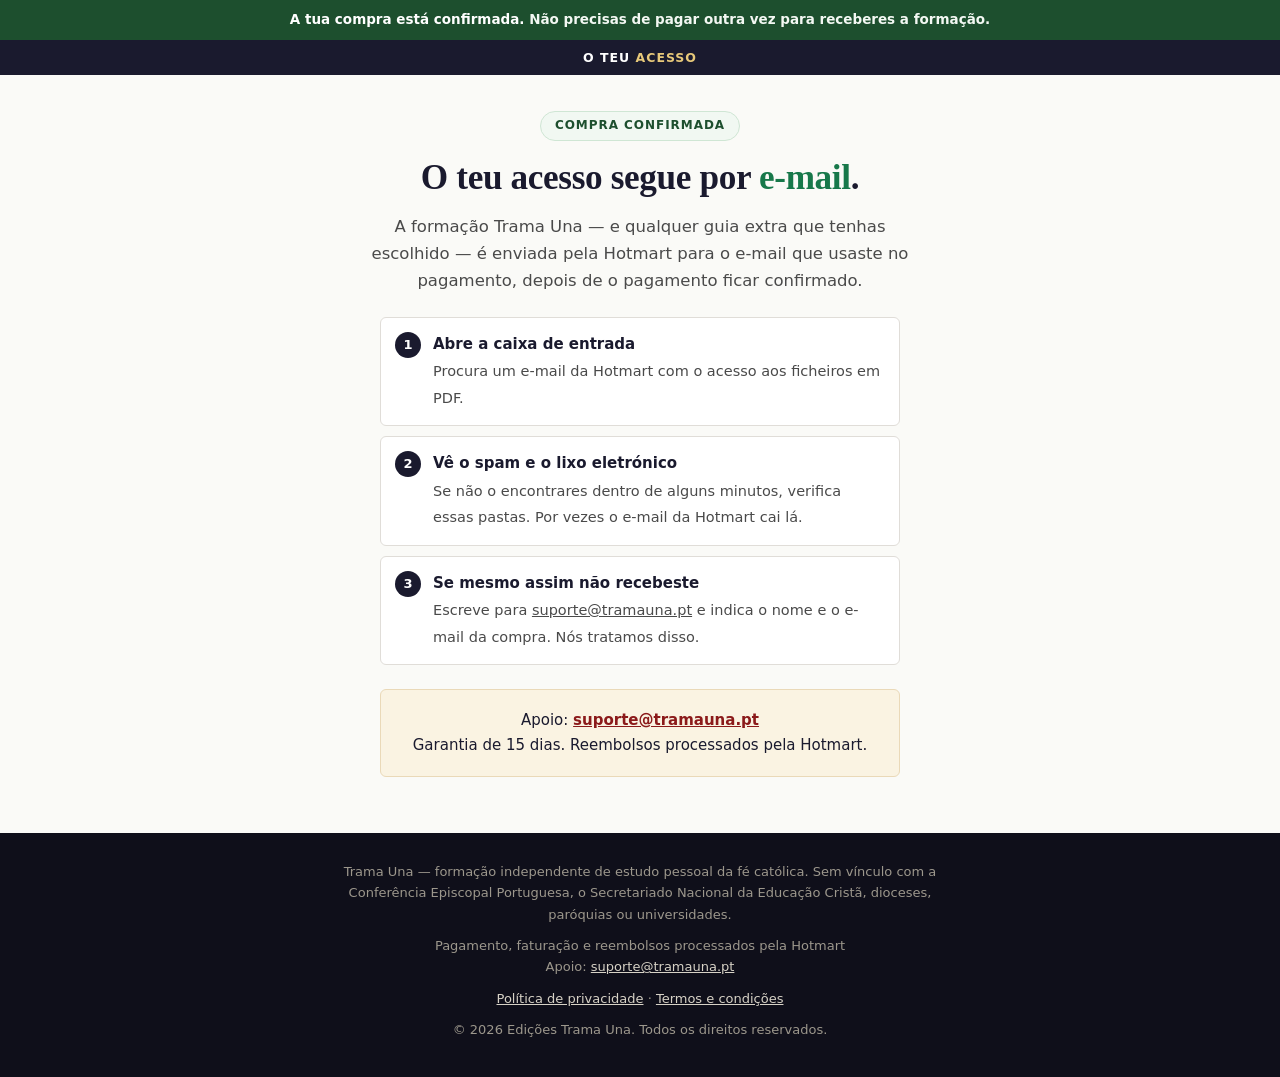
<file: acesso/index.html>
<!doctype html>
<html lang="pt-PT">
<head>
<meta charset="utf-8">
<meta name="viewport" content="width=device-width,initial-scale=1">
<meta name="robots" content="noindex,nofollow">
<link rel="icon" href="data:,">
<title>Acesso confirmado — Trama Una</title>
<meta name="description" content="A tua compra está confirmada. O acesso chega por e-mail, enviado pela Hotmart.">
<link rel="stylesheet" href="/css/funil.css">
</head>
<body>
<div class="confirm"><strong>A tua compra está confirmada.</strong> Não precisas de pagar outra vez para receberes a formação.</div>
<div class="topbar">O teu <b>acesso</b></div>
<main class="access">
<div class="c">
<p class="badge">Compra confirmada</p>
<h1>O teu acesso segue por <span class="hl">e-mail</span>.</h1>
<p class="intro">A formação Trama Una — e qualquer guia extra que tenhas escolhido — é enviada pela Hotmart para o e-mail que usaste no pagamento, depois de o pagamento ficar confirmado.</p>
<ol class="steps">
<li data-n="1"><b>Abre a caixa de entrada</b><span>Procura um e-mail da Hotmart com o acesso aos ficheiros em PDF.</span></li>
<li data-n="2"><b>Vê o spam e o lixo eletrónico</b><span>Se não o encontrares dentro de alguns minutos, verifica essas pastas. Por vezes o e-mail da Hotmart cai lá.</span></li>
<li data-n="3"><b>Se mesmo assim não recebeste</b><span>Escreve para <a href="mailto:suporte@tramauna.pt">suporte@tramauna.pt</a> e indica o nome e o e-mail da compra. Nós tratamos disso.</span></li>
</ol>
<div class="support">
<p>Apoio: <a href="mailto:suporte@tramauna.pt">suporte@tramauna.pt</a><br>Garantia de 15 dias. Reembolsos processados pela Hotmart.</p>
</div>
</div>
</main>
<footer>
<div class="c">
<p>Trama Una — formação independente de estudo pessoal da fé católica. Sem vínculo com a Conferência Episcopal Portuguesa, o Secretariado Nacional da Educação Cristã, dioceses, paróquias ou universidades.</p>
<p>Pagamento, faturação e reembolsos processados pela Hotmart<br>Apoio: <a href="mailto:suporte@tramauna.pt">suporte@tramauna.pt</a></p>
<p><a href="/privacidade.html">Política de privacidade</a> · <a href="/termos.html">Termos e condições</a></p>
<p>© 2026 Edições Trama Una. Todos os direitos reservados.</p>
</div>
</footer>
<script src="/js/utm.js"></script>
</body>
</html>
</file>
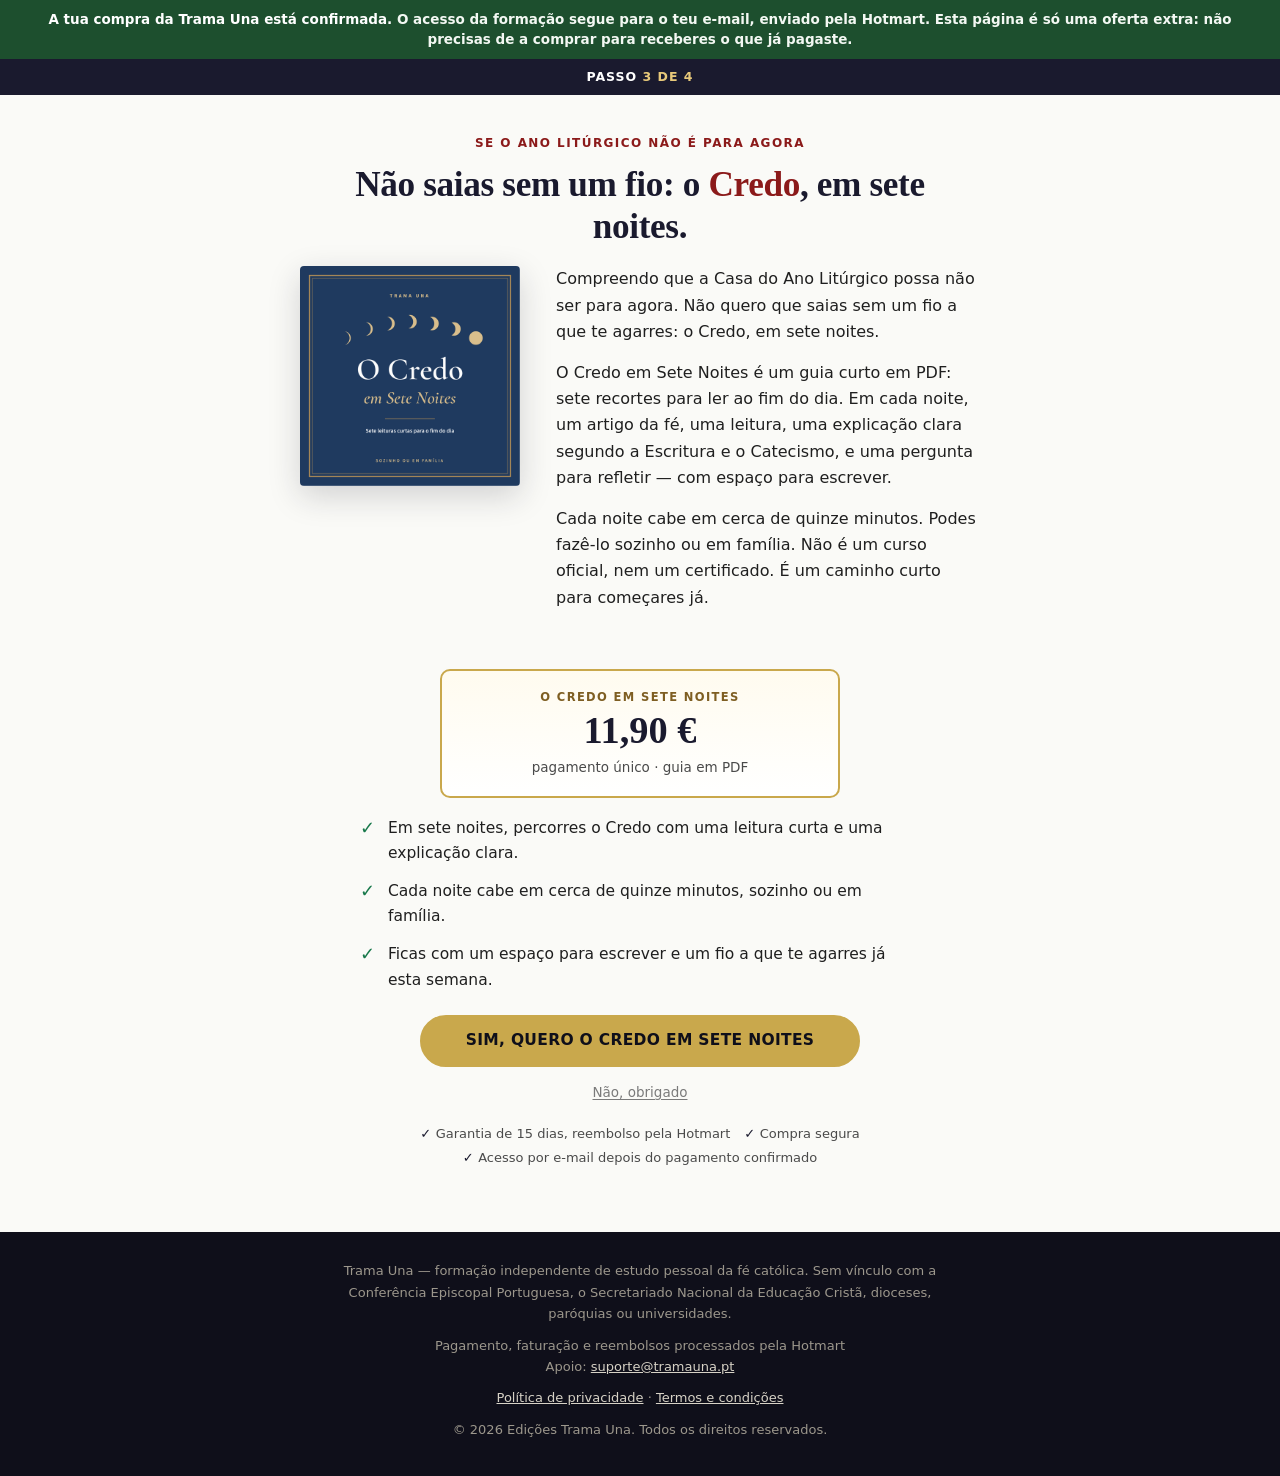
<file: downsell/index.html>
<!doctype html>
<html lang="pt-PT">
<head>
<meta charset="utf-8">
<meta name="viewport" content="width=device-width,initial-scale=1">
<meta name="robots" content="noindex,nofollow">
<link rel="icon" href="data:,">
<title>O Credo em Sete Noites — oferta extra da Trama Una</title>
<meta name="description" content="Percurso curto em PDF para entender o Credo em sete noites. 11,90 €, pagamento único.">
<link rel="stylesheet" href="/css/funil.css">
</head>
<body>
<div class="confirm"><strong>A tua compra da Trama Una está confirmada.</strong> O acesso da formação segue para o teu e-mail, enviado pela Hotmart. Esta página é só uma oferta extra: não precisas de a comprar para receberes o que já pagaste.</div>
<div class="topbar">Passo <b>3 de 4</b></div>
<main class="page">
<div class="c">
<p class="eyebrow">Se o ano litúrgico não é para agora</p>
<div class="lead">
<h1>Não saias sem um fio: o <span class="hl">Credo</span>, em sete noites.</h1>
</div>
<div class="layout">
<img class="cover" src="/img/credo-em-sete-noites-capa.png" width="600" height="600" alt="Capa do guia O Credo em Sete Noites">
<div class="copy">
<div class="body">
<p>Compreendo que a Casa do Ano Litúrgico possa não ser para agora. Não quero que saias sem um fio a que te agarres: o Credo, em sete noites.</p>
<p>O Credo em Sete Noites é um guia curto em PDF: sete recortes para ler ao fim do dia. Em cada noite, um artigo da fé, uma leitura, uma explicação clara segundo a Escritura e o Catecismo, e uma pergunta para refletir — com espaço para escrever.</p>
<p>Cada noite cabe em cerca de quinze minutos. Podes fazê-lo sozinho ou em família. Não é um curso oficial, nem um certificado. É um caminho curto para começares já.</p>
</div>
</div>
<div class="offer-cta">
<div class="price">
<div class="lab">O Credo em Sete Noites</div>
<strong>11,90 €</strong>
<em>pagamento único · guia em PDF</em>
</div>
<ul class="results">
<li>Em sete noites, percorres o Credo com uma leitura curta e uma explicação clara.</li>
<li>Cada noite cabe em cerca de quinze minutos, sozinho ou em família.</li>
<li>Ficas com um espaço para escrever e um fio a que te agarres já esta semana.</li>
</ul>
<div class="cta"><a class="btn" data-checkout href="https://pay.hotmart.com/U108511754O">SIM, QUERO O CREDO EM SETE NOITES</a></div>
<a class="decline" href="/oferta-final/">Não, obrigado</a>
<ul class="trust">
<li>Garantia de 15 dias, reembolso pela Hotmart</li>
<li>Compra segura</li>
<li>Acesso por e-mail depois do pagamento confirmado</li>
</ul>
</div>
</div>
</div>
</main>
<footer>
<div class="c">
<p>Trama Una — formação independente de estudo pessoal da fé católica. Sem vínculo com a Conferência Episcopal Portuguesa, o Secretariado Nacional da Educação Cristã, dioceses, paróquias ou universidades.</p>
<p>Pagamento, faturação e reembolsos processados pela Hotmart<br>Apoio: <a href="mailto:suporte@tramauna.pt">suporte@tramauna.pt</a></p>
<p><a href="/privacidade.html">Política de privacidade</a> · <a href="/termos.html">Termos e condições</a></p>
<p>© 2026 Edições Trama Una. Todos os direitos reservados.</p>
</div>
</footer>
<script src="/js/utm.js"></script>
</body>
</html>
</file>
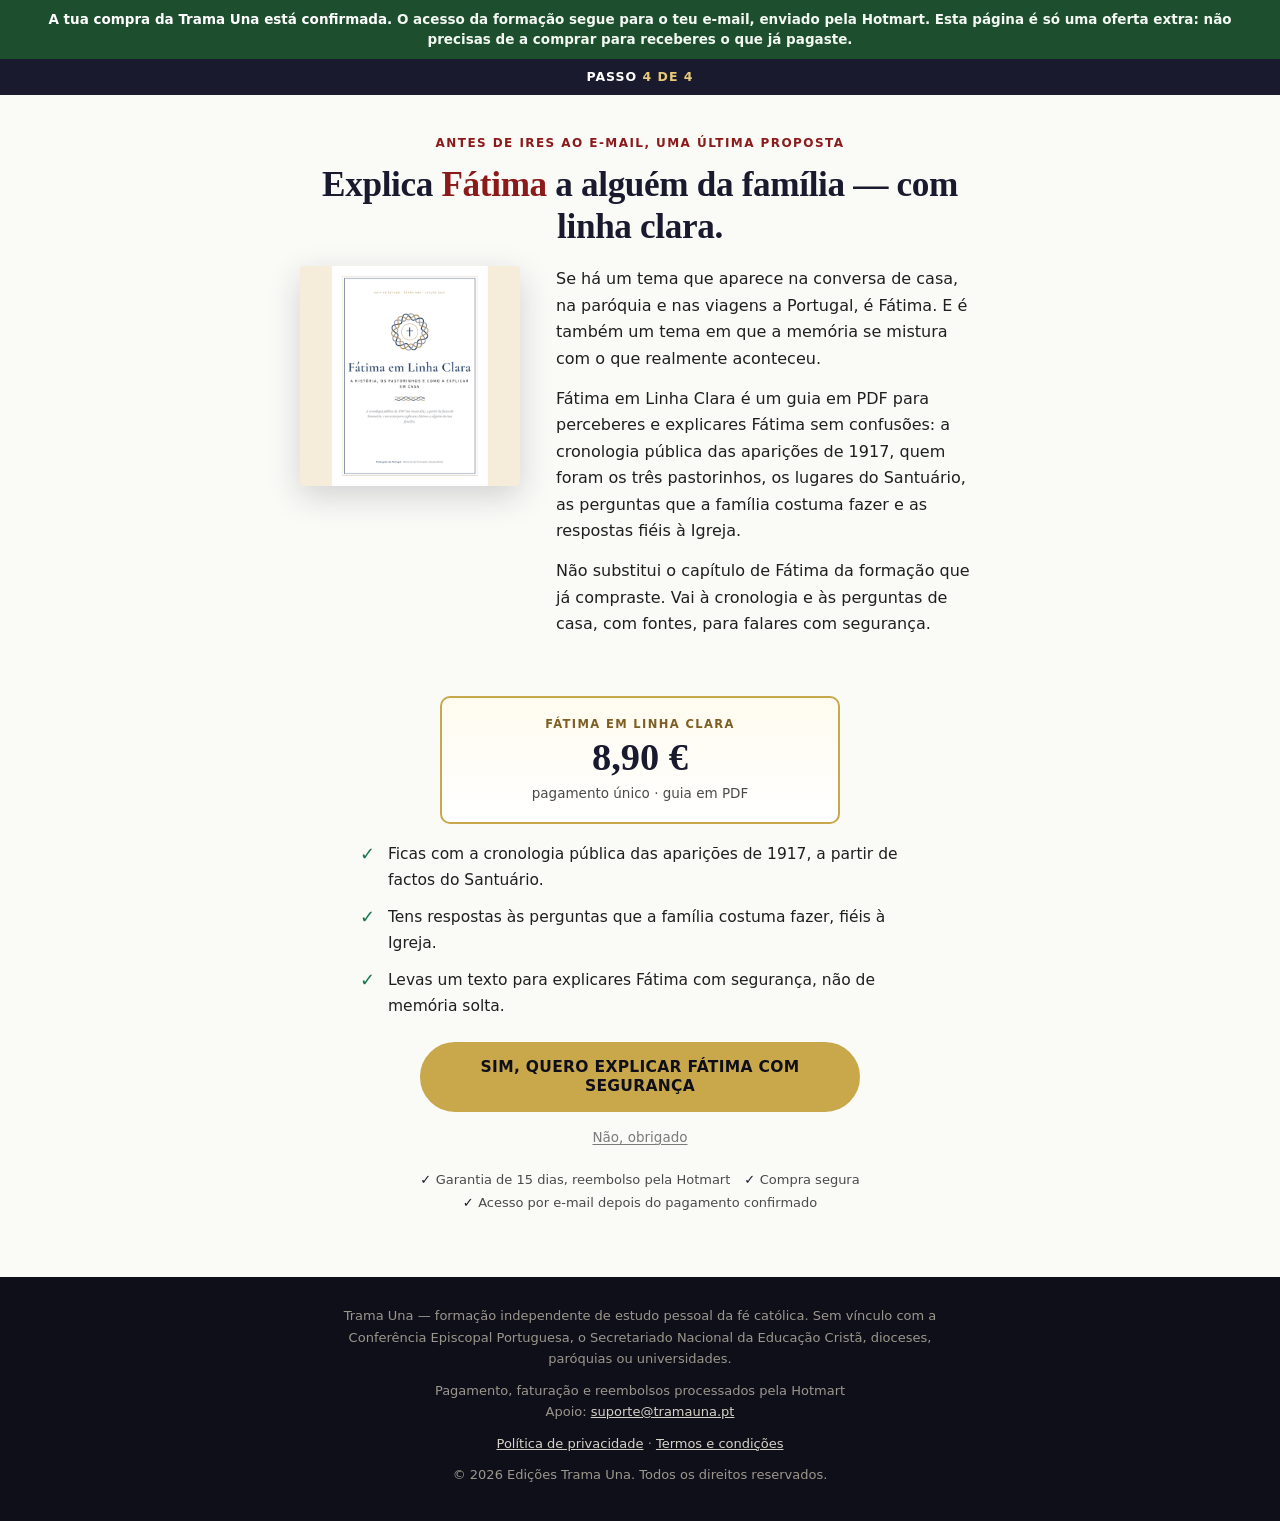
<file: oferta-final/index.html>
<!doctype html>
<html lang="pt-PT">
<head>
<meta charset="utf-8">
<meta name="viewport" content="width=device-width,initial-scale=1">
<meta name="robots" content="noindex,nofollow">
<link rel="icon" href="data:,">
<title>Fátima em Linha Clara — oferta extra da Trama Una</title>
<meta name="description" content="Guia em PDF para entender e explicar Fátima sem confusões. 8,90 €, pagamento único.">
<link rel="stylesheet" href="/css/funil.css">
</head>
<body>
<div class="confirm"><strong>A tua compra da Trama Una está confirmada.</strong> O acesso da formação segue para o teu e-mail, enviado pela Hotmart. Esta página é só uma oferta extra: não precisas de a comprar para receberes o que já pagaste.</div>
<div class="topbar">Passo <b>4 de 4</b></div>
<main class="page">
<div class="c">
<p class="eyebrow">Antes de ires ao e-mail, uma última proposta</p>
<div class="lead">
<h1>Explica <span class="hl">Fátima</span> a alguém da família — com linha clara.</h1>
</div>
<div class="layout">
<img class="cover" src="/img/fatima-em-linha-clara-capa.png" width="600" height="600" alt="Capa do guia Fátima em Linha Clara">
<div class="copy">
<div class="body">
<p>Se há um tema que aparece na conversa de casa, na paróquia e nas viagens a Portugal, é Fátima. E é também um tema em que a memória se mistura com o que realmente aconteceu.</p>
<p>Fátima em Linha Clara é um guia em PDF para perceberes e explicares Fátima sem confusões: a cronologia pública das aparições de 1917, quem foram os três pastorinhos, os lugares do Santuário, as perguntas que a família costuma fazer e as respostas fiéis à Igreja.</p>
<p>Não substitui o capítulo de Fátima da formação que já compraste. Vai à cronologia e às perguntas de casa, com fontes, para falares com segurança.</p>
</div>
</div>
<div class="offer-cta">
<div class="price">
<div class="lab">Fátima em Linha Clara</div>
<strong>8,90 €</strong>
<em>pagamento único · guia em PDF</em>
</div>
<ul class="results">
<li>Ficas com a cronologia pública das aparições de 1917, a partir de factos do Santuário.</li>
<li>Tens respostas às perguntas que a família costuma fazer, fiéis à Igreja.</li>
<li>Levas um texto para explicares Fátima com segurança, não de memória solta.</li>
</ul>
<div class="cta"><a class="btn" data-checkout href="https://pay.hotmart.com/V108511435D">SIM, QUERO EXPLICAR FÁTIMA COM SEGURANÇA</a></div>
<a class="decline" href="/acesso/">Não, obrigado</a>
<ul class="trust">
<li>Garantia de 15 dias, reembolso pela Hotmart</li>
<li>Compra segura</li>
<li>Acesso por e-mail depois do pagamento confirmado</li>
</ul>
</div>
</div>
</div>
</main>
<footer>
<div class="c">
<p>Trama Una — formação independente de estudo pessoal da fé católica. Sem vínculo com a Conferência Episcopal Portuguesa, o Secretariado Nacional da Educação Cristã, dioceses, paróquias ou universidades.</p>
<p>Pagamento, faturação e reembolsos processados pela Hotmart<br>Apoio: <a href="mailto:suporte@tramauna.pt">suporte@tramauna.pt</a></p>
<p><a href="/privacidade.html">Política de privacidade</a> · <a href="/termos.html">Termos e condições</a></p>
<p>© 2026 Edições Trama Una. Todos os direitos reservados.</p>
</div>
</footer>
<script src="/js/utm.js"></script>
</body>
</html>
</file>
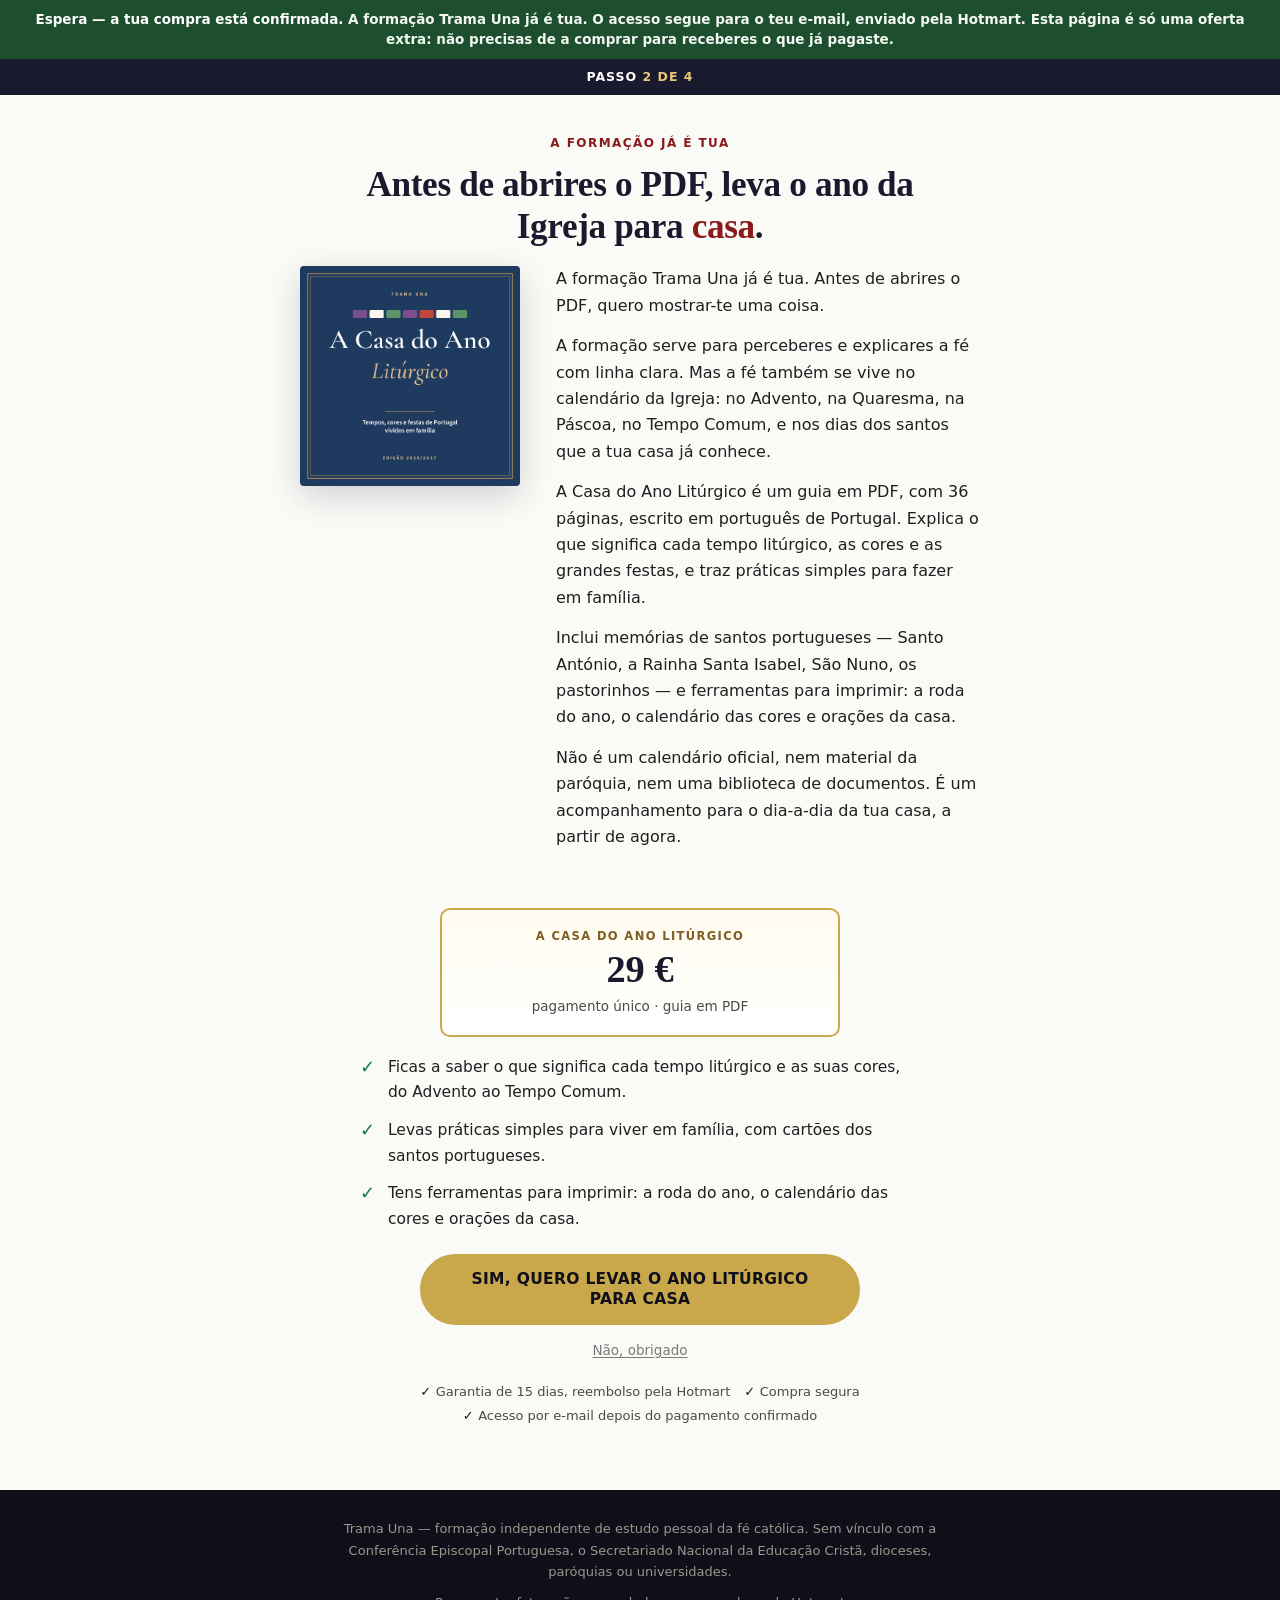
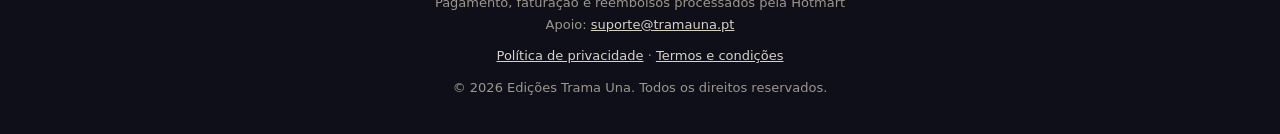
<file: upsell/index.html>
<!doctype html>
<html lang="pt-PT">
<head>
<meta charset="utf-8">
<meta name="viewport" content="width=device-width,initial-scale=1">
<meta name="robots" content="noindex,nofollow">
<link rel="icon" href="data:,">
<title>A Casa do Ano Litúrgico — oferta extra da Trama Una</title>
<meta name="description" content="Guia em PDF para viver o ano da Igreja em casa. 29 €, pagamento único.">
<link rel="stylesheet" href="/css/funil.css">
</head>
<body>
<div class="confirm"><strong>Espera — a tua compra está confirmada.</strong> A formação Trama Una já é tua. O acesso segue para o teu e-mail, enviado pela Hotmart. Esta página é só uma oferta extra: não precisas de a comprar para receberes o que já pagaste.</div>
<div class="topbar">Passo <b>2 de 4</b></div>
<main class="page">
<div class="c">
<p class="eyebrow">A formação já é tua</p>
<div class="lead">
<h1>Antes de abrires o PDF, leva o ano da Igreja para <span class="hl">casa</span>.</h1>
</div>
<div class="layout">
<img class="cover" src="/img/casa-do-ano-liturgico-capa.png" width="600" height="600" alt="Capa do guia A Casa do Ano Litúrgico">
<div class="copy">
<div class="body">
<p>A formação Trama Una já é tua. Antes de abrires o PDF, quero mostrar-te uma coisa.</p>
<p>A formação serve para perceberes e explicares a fé com linha clara. Mas a fé também se vive no calendário da Igreja: no Advento, na Quaresma, na Páscoa, no Tempo Comum, e nos dias dos santos que a tua casa já conhece.</p>
<p>A Casa do Ano Litúrgico é um guia em PDF, com 36 páginas, escrito em português de Portugal. Explica o que significa cada tempo litúrgico, as cores e as grandes festas, e traz práticas simples para fazer em família.</p>
<p>Inclui memórias de santos portugueses — Santo António, a Rainha Santa Isabel, São Nuno, os pastorinhos — e ferramentas para imprimir: a roda do ano, o calendário das cores e orações da casa.</p>
<p>Não é um calendário oficial, nem material da paróquia, nem uma biblioteca de documentos. É um acompanhamento para o dia-a-dia da tua casa, a partir de agora.</p>
</div>
</div>
<div class="offer-cta">
<div class="price">
<div class="lab">A Casa do Ano Litúrgico</div>
<strong>29 €</strong>
<em>pagamento único · guia em PDF</em>
</div>
<ul class="results">
<li>Ficas a saber o que significa cada tempo litúrgico e as suas cores, do Advento ao Tempo Comum.</li>
<li>Levas práticas simples para viver em família, com cartões dos santos portugueses.</li>
<li>Tens ferramentas para imprimir: a roda do ano, o calendário das cores e orações da casa.</li>
</ul>
<div class="cta"><a class="btn" data-checkout href="https://pay.hotmart.com/X108511726T">SIM, QUERO LEVAR O ANO LITÚRGICO PARA CASA</a></div>
<a class="decline" href="/downsell/">Não, obrigado</a>
<ul class="trust">
<li>Garantia de 15 dias, reembolso pela Hotmart</li>
<li>Compra segura</li>
<li>Acesso por e-mail depois do pagamento confirmado</li>
</ul>
</div>
</div>
</div>
</main>
<footer>
<div class="c">
<p>Trama Una — formação independente de estudo pessoal da fé católica. Sem vínculo com a Conferência Episcopal Portuguesa, o Secretariado Nacional da Educação Cristã, dioceses, paróquias ou universidades.</p>
<p>Pagamento, faturação e reembolsos processados pela Hotmart<br>Apoio: <a href="mailto:suporte@tramauna.pt">suporte@tramauna.pt</a></p>
<p><a href="/privacidade.html">Política de privacidade</a> · <a href="/termos.html">Termos e condições</a></p>
<p>© 2026 Edições Trama Una. Todos os direitos reservados.</p>
</div>
</footer>
<script src="/js/utm.js"></script>
</body>
</html>
</file>
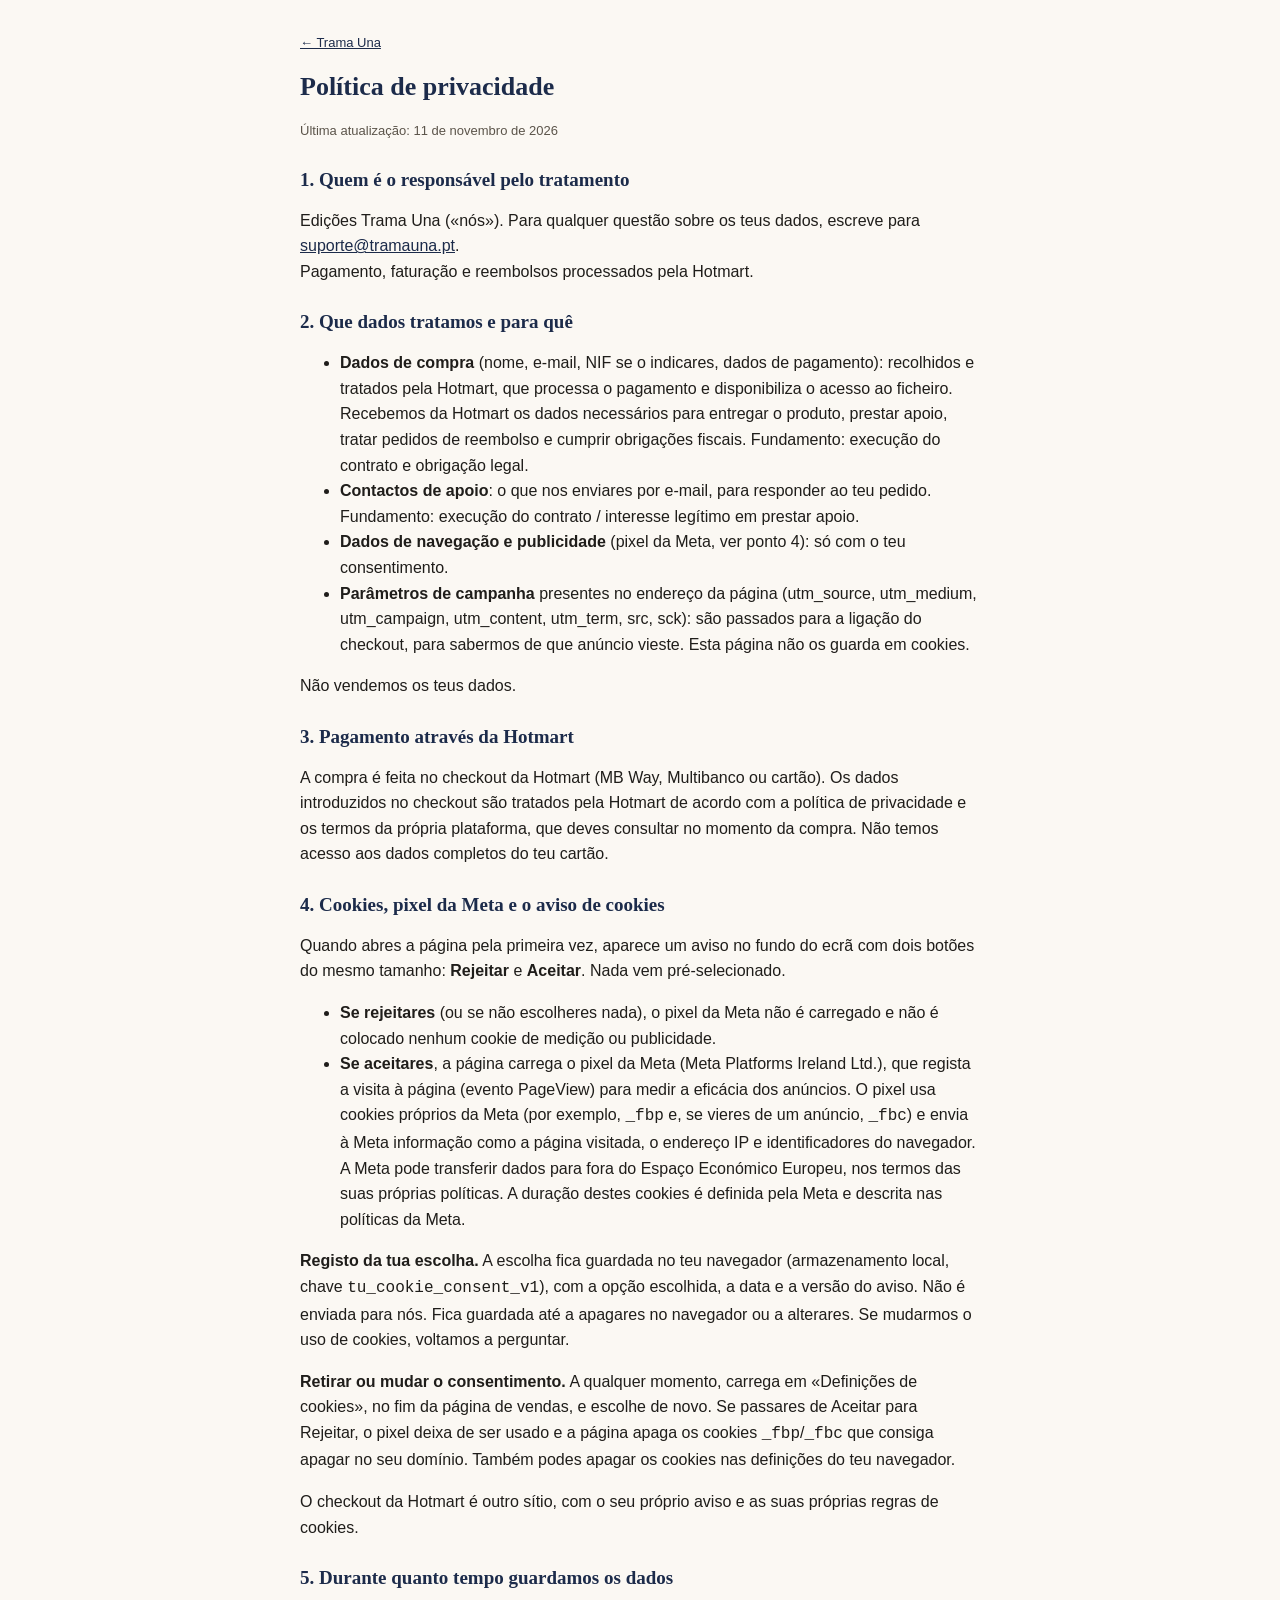
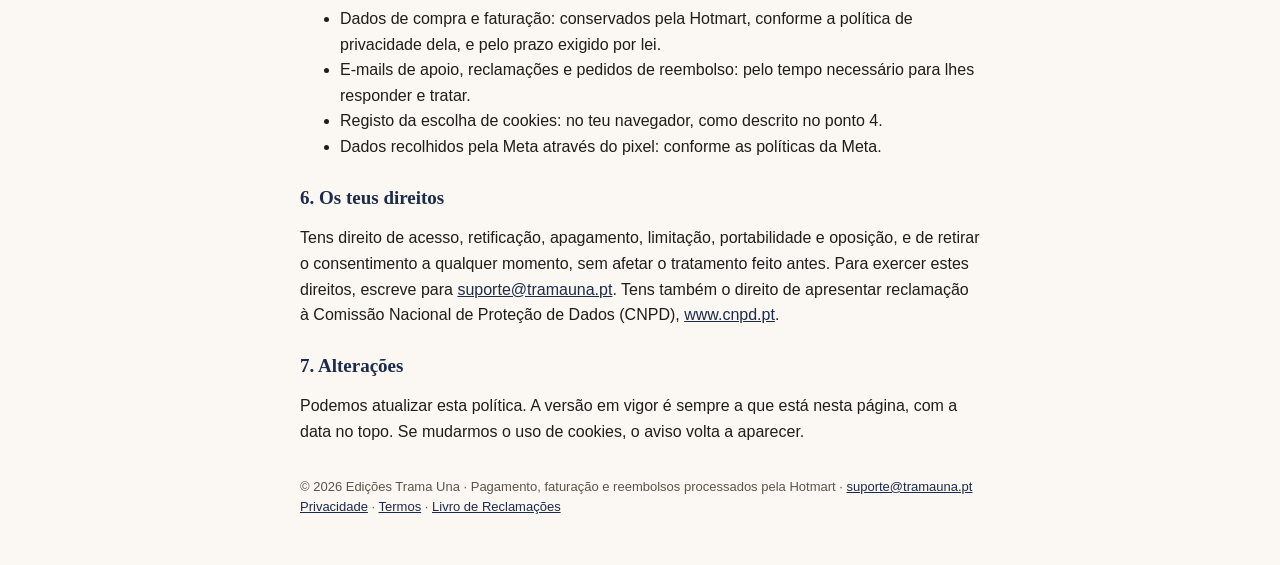
<file: privacidade.html>
<!doctype html>
<html lang="pt-PT">
<head>
<meta charset="utf-8">
<meta name="viewport" content="width=device-width,initial-scale=1">
<!-- Páginas legais: noindex (não são páginas de aquisição). Manter noindex também na publicação, mas sem nofollow. -->
<meta name="robots" content="noindex,follow">
<link rel="icon" href="data:,">
<title>Política de privacidade — Trama Una</title>
<style>
body{margin:0;font:16px/1.6 -apple-system,BlinkMacSystemFont,"Segoe UI",Roboto,"Helvetica Neue",Arial,sans-serif;color:#1f1d1a;background:#fbf8f3}
.w{max-width:680px;margin:0 auto;padding:20px 18px 40px}
h1,h2{font-family:Georgia,"Times New Roman",serif;color:#1c2b4a;line-height:1.25}
h1{font-size:26px}h2{font-size:19px;margin-top:26px}
.ph{background:#ffe94d;color:#000;font-weight:700;padding:1px 5px;border-radius:3px;outline:1px dashed #b39b00}
a{color:#1c2b4a}.small{font-size:13px;color:#5b544a}
.form{background:#fff;border:1px solid #e4dccb;border-radius:8px;padding:16px;margin:12px 0}
.form p{margin:0 0 10px}
</style>
</head>
<body><main class="w">
<p class="small"><a href="index.html">← Trama Una</a></p>
<h1>Política de privacidade</h1>
<p class="small">Última atualização: 11 de novembro de 2026</p>
<!-- v2.5. Bases legais (RGPD — Reg. (UE) 2016/679; Lei 58/2019; Lei 41/2004 art. 5.º; nota informativa CNPD sobre cookies, 25/06/2021). -->

<h2>1. Quem é o responsável pelo tratamento</h2>
<p>Edições Trama Una («nós»). Para qualquer questão sobre os teus dados, escreve para <a href="mailto:suporte@tramauna.pt">suporte@tramauna.pt</a>.<br>Pagamento, faturação e reembolsos processados pela Hotmart.</p>

<h2>2. Que dados tratamos e para quê</h2>
<ul>
<li><strong>Dados de compra</strong> (nome, e-mail, NIF se o indicares, dados de pagamento): recolhidos e tratados pela Hotmart, que processa o pagamento e disponibiliza o acesso ao ficheiro. Recebemos da Hotmart os dados necessários para entregar o produto, prestar apoio, tratar pedidos de reembolso e cumprir obrigações fiscais. Fundamento: execução do contrato e obrigação legal.</li>
<li><strong>Contactos de apoio</strong>: o que nos enviares por e-mail, para responder ao teu pedido. Fundamento: execução do contrato / interesse legítimo em prestar apoio.</li>
<li><strong>Dados de navegação e publicidade</strong> (pixel da Meta, ver ponto 4): só com o teu consentimento.</li>
<li><strong>Parâmetros de campanha</strong> presentes no endereço da página (utm_source, utm_medium, utm_campaign, utm_content, utm_term, src, sck): são passados para a ligação do checkout, para sabermos de que anúncio vieste. Esta página não os guarda em cookies.</li>
</ul>
<p>Não vendemos os teus dados.</p>

<h2>3. Pagamento através da Hotmart</h2>
<p>A compra é feita no checkout da Hotmart (MB Way, Multibanco ou cartão). Os dados introduzidos no checkout são tratados pela Hotmart de acordo com a política de privacidade e os termos da própria plataforma, que deves consultar no momento da compra. Não temos acesso aos dados completos do teu cartão.</p>

<h2 id="cookies">4. Cookies, pixel da Meta e o aviso de cookies</h2>
<p>Quando abres a página pela primeira vez, aparece um aviso no fundo do ecrã com dois botões do mesmo tamanho: <strong>Rejeitar</strong> e <strong>Aceitar</strong>. Nada vem pré-selecionado.</p>
<ul>
<li><strong>Se rejeitares</strong> (ou se não escolheres nada), o pixel da Meta não é carregado e não é colocado nenhum cookie de medição ou publicidade.</li>
<li><strong>Se aceitares</strong>, a página carrega o pixel da Meta (Meta Platforms Ireland Ltd.), que regista a visita à página (evento PageView) para medir a eficácia dos anúncios. O pixel usa cookies próprios da Meta (por exemplo, <code>_fbp</code> e, se vieres de um anúncio, <code>_fbc</code>) e envia à Meta informação como a página visitada, o endereço IP e identificadores do navegador. A Meta pode transferir dados para fora do Espaço Económico Europeu, nos termos das suas próprias políticas. A duração destes cookies é definida pela Meta e descrita nas políticas da Meta.</li>
</ul>
<p><strong>Registo da tua escolha.</strong> A escolha fica guardada no teu navegador (armazenamento local, chave <code>tu_cookie_consent_v1</code>), com a opção escolhida, a data e a versão do aviso. Não é enviada para nós. Fica guardada até a apagares no navegador ou a alterares. Se mudarmos o uso de cookies, voltamos a perguntar.</p>
<p><strong>Retirar ou mudar o consentimento.</strong> A qualquer momento, carrega em «Definições de cookies», no fim da página de vendas, e escolhe de novo. Se passares de Aceitar para Rejeitar, o pixel deixa de ser usado e a página apaga os cookies <code>_fbp</code>/<code>_fbc</code> que consiga apagar no seu domínio. Também podes apagar os cookies nas definições do teu navegador.</p>
<p>O checkout da Hotmart é outro sítio, com o seu próprio aviso e as suas próprias regras de cookies.</p>

<h2>5. Durante quanto tempo guardamos os dados</h2>
<ul>
<li>Dados de compra e faturação: conservados pela Hotmart, conforme a política de privacidade dela, e pelo prazo exigido por lei.</li>
<li>E-mails de apoio, reclamações e pedidos de reembolso: pelo tempo necessário para lhes responder e tratar.</li>
<li>Registo da escolha de cookies: no teu navegador, como descrito no ponto 4.</li>
<li>Dados recolhidos pela Meta através do pixel: conforme as políticas da Meta.</li>
</ul>

<h2>6. Os teus direitos</h2>
<p>Tens direito de acesso, retificação, apagamento, limitação, portabilidade e oposição, e de retirar o consentimento a qualquer momento, sem afetar o tratamento feito antes. Para exercer estes direitos, escreve para <a href="mailto:suporte@tramauna.pt">suporte@tramauna.pt</a>. Tens também o direito de apresentar reclamação à Comissão Nacional de Proteção de Dados (CNPD), <a href="https://www.cnpd.pt" rel="nofollow">www.cnpd.pt</a>.</p>

<h2>7. Alterações</h2>
<p>Podemos atualizar esta política. A versão em vigor é sempre a que está nesta página, com a data no topo. Se mudarmos o uso de cookies, o aviso volta a aparecer.</p>
<p class="small" style="margin-top:32px">© 2026 Edições Trama Una · Pagamento, faturação e reembolsos processados pela Hotmart · <a href="mailto:suporte@tramauna.pt">suporte@tramauna.pt</a><br><a href="privacidade.html">Privacidade</a> · <a href="termos.html">Termos</a> · <a href="https://www.livroreclamacoes.pt/inicio" target="_blank" rel="noopener nofollow">Livro de Reclamações</a></p>
</main></body></html>
</file>
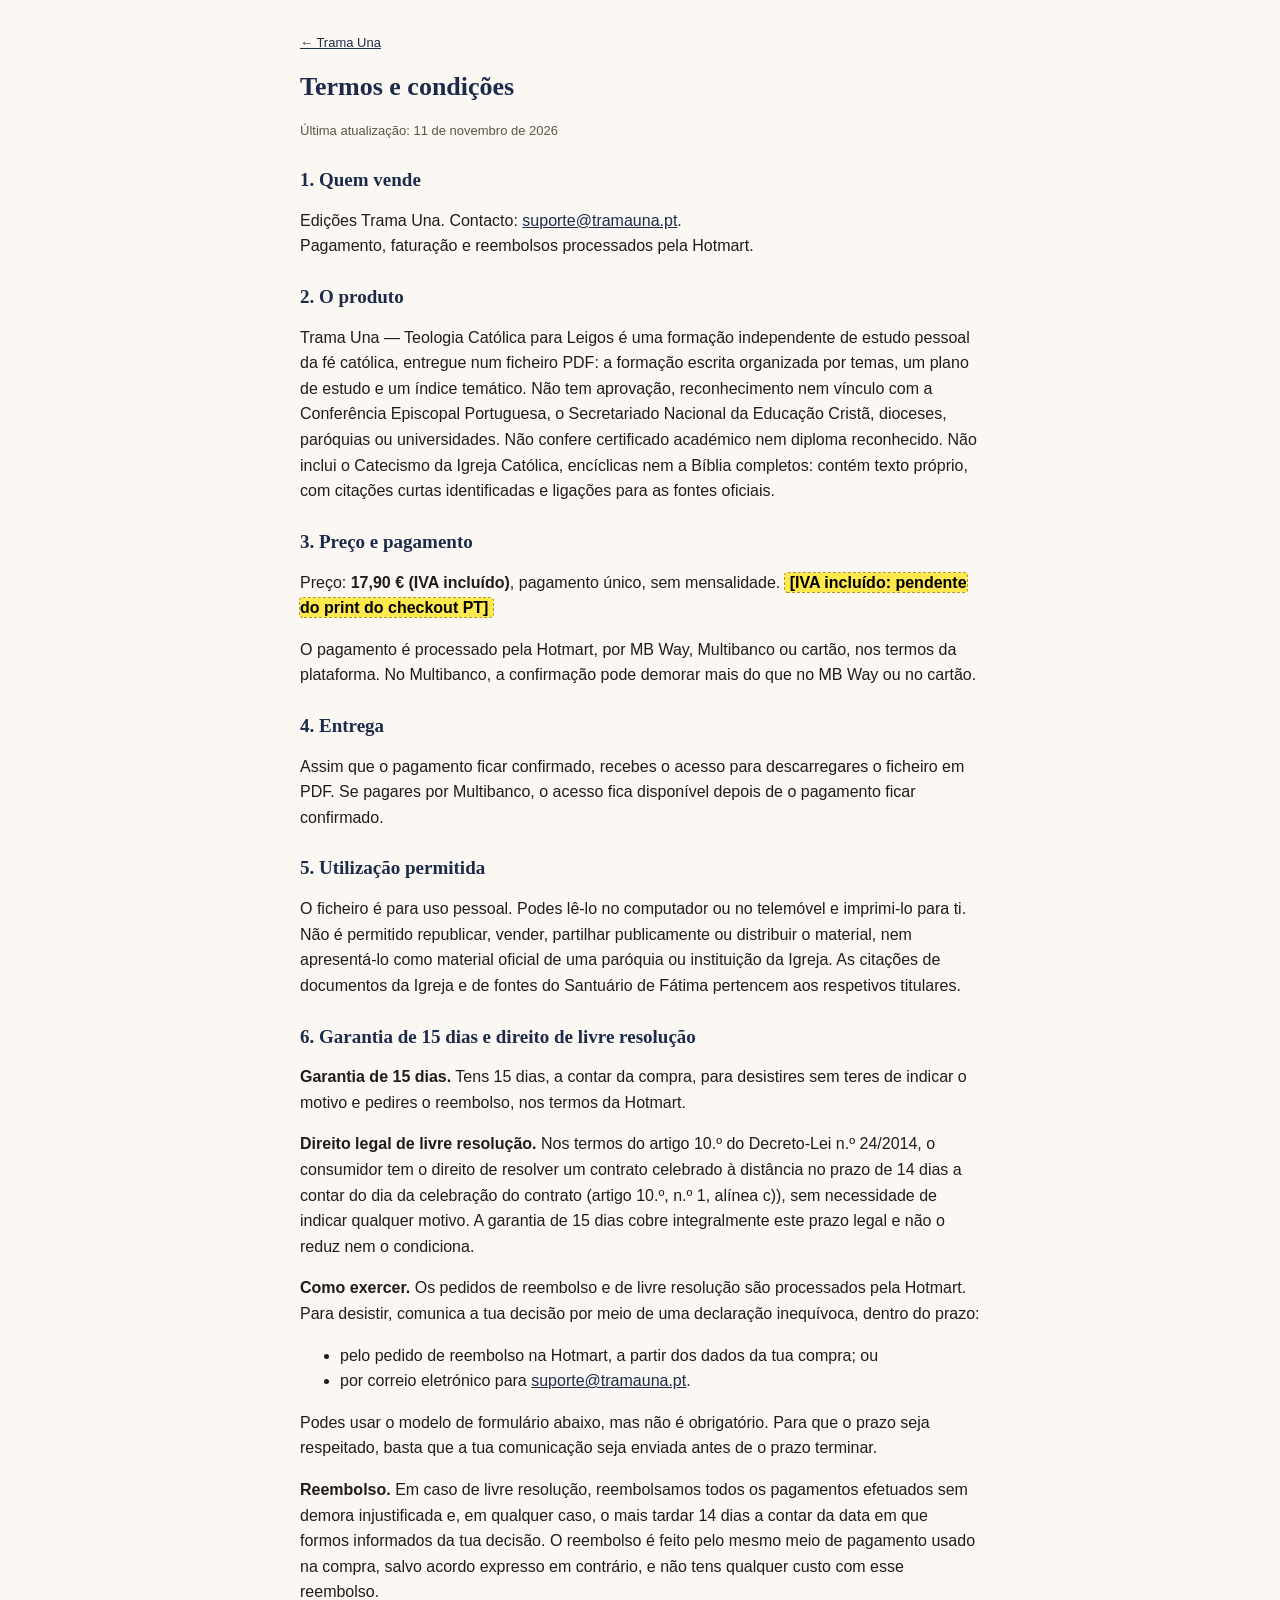
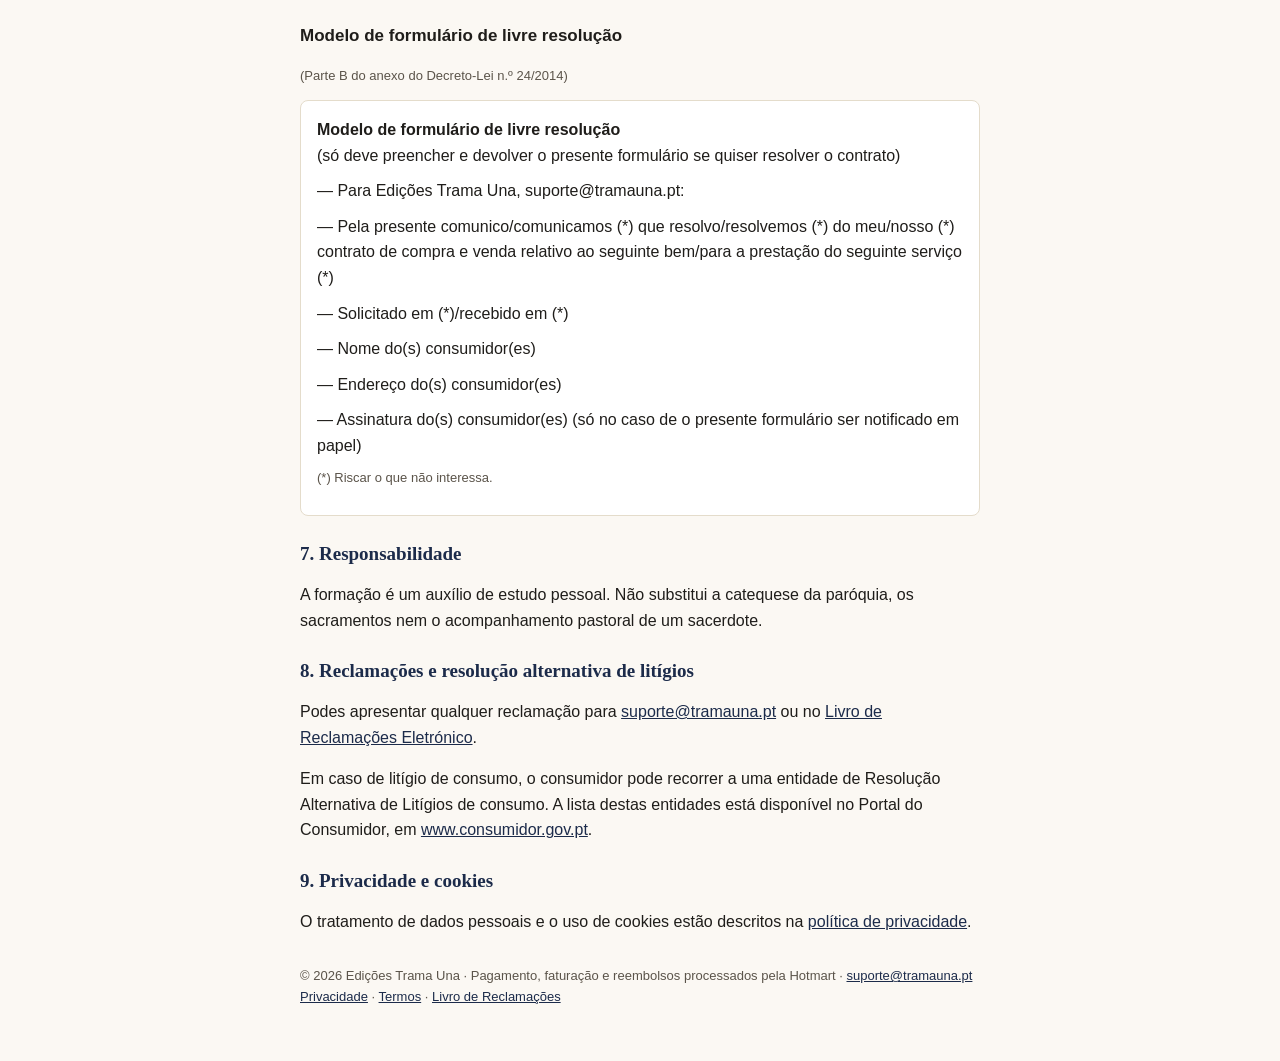
<file: termos.html>
<!doctype html>
<html lang="pt-PT">
<head>
<meta charset="utf-8">
<meta name="viewport" content="width=device-width,initial-scale=1">
<!-- Páginas legais: noindex (não são páginas de aquisição). Manter noindex também na publicação, mas sem nofollow. -->
<meta name="robots" content="noindex,follow">
<link rel="icon" href="data:,">
<title>Termos e condições — Trama Una</title>
<style>
body{margin:0;font:16px/1.6 -apple-system,BlinkMacSystemFont,"Segoe UI",Roboto,"Helvetica Neue",Arial,sans-serif;color:#1f1d1a;background:#fbf8f3}
.w{max-width:680px;margin:0 auto;padding:20px 18px 40px}
h1,h2{font-family:Georgia,"Times New Roman",serif;color:#1c2b4a;line-height:1.25}
h1{font-size:26px}h2{font-size:19px;margin-top:26px}
.ph{background:#ffe94d;color:#000;font-weight:700;padding:1px 5px;border-radius:3px;outline:1px dashed #b39b00}
a{color:#1c2b4a}.small{font-size:13px;color:#5b544a}
.form{background:#fff;border:1px solid #e4dccb;border-radius:8px;padding:16px;margin:12px 0}
.form p{margin:0 0 10px}
</style>
</head>
<body><main class="w">
<p class="small"><a href="index.html">← Trama Una</a></p>
<h1>Termos e condições</h1>
<p class="small">Última atualização: 11 de novembro de 2026</p>
<!-- v2.5 (11/11/2026). Fontes: DL 24/2014 (art. 4.º, 10.º, 11.º, 12.º, 17.º e anexo, Parte B — texto do formulário conferido em pgdlisboa.pt), DL 74/2017 (Livro de Reclamações Eletrónico), Lei 144/2015 art. 18.º (RAL), DL 138/90 (preços). -->

<h2>1. Quem vende</h2>
<p>Edições Trama Una. Contacto: <a href="mailto:suporte@tramauna.pt">suporte@tramauna.pt</a>.<br>Pagamento, faturação e reembolsos processados pela Hotmart.</p>

<h2>2. O produto</h2>
<p>Trama Una — Teologia Católica para Leigos é uma formação independente de estudo pessoal da fé católica, entregue num ficheiro PDF: a formação escrita organizada por temas, um plano de estudo e um índice temático. Não tem aprovação, reconhecimento nem vínculo com a Conferência Episcopal Portuguesa, o Secretariado Nacional da Educação Cristã, dioceses, paróquias ou universidades. Não confere certificado académico nem diploma reconhecido. Não inclui o Catecismo da Igreja Católica, encíclicas nem a Bíblia completos: contém texto próprio, com citações curtas identificadas e ligações para as fontes oficiais.</p>

<h2>3. Preço e pagamento</h2>
<p>Preço: <strong>17,90 € (IVA incluído)</strong>, pagamento único, sem mensalidade. <span class="ph ph-iva">[IVA incluído: pendente do print do checkout PT]</span></p>
<p>O pagamento é processado pela Hotmart, por MB Way, Multibanco ou cartão, nos termos da plataforma. No Multibanco, a confirmação pode demorar mais do que no MB Way ou no cartão.</p>
<!-- Bloqueador (decisão 9 do Revisor): manter MB Way/Multibanco/cartão só se o print do checkout PT mostrar os três; senão retirar daqui, do index e da privacidade. -->

<h2>4. Entrega</h2>
<p>Assim que o pagamento ficar confirmado, recebes o acesso para descarregares o ficheiro em PDF. Se pagares por Multibanco, o acesso fica disponível depois de o pagamento ficar confirmado.</p>

<h2>5. Utilização permitida</h2>
<p>O ficheiro é para uso pessoal. Podes lê-lo no computador ou no telemóvel e imprimi-lo para ti. Não é permitido republicar, vender, partilhar publicamente ou distribuir o material, nem apresentá-lo como material oficial de uma paróquia ou instituição da Igreja. As citações de documentos da Igreja e de fontes do Santuário de Fátima pertencem aos respetivos titulares.</p>

<h2 id="livre-resolucao">6. Garantia de 15 dias e direito de livre resolução</h2>
<p><strong>Garantia de 15 dias.</strong> Tens 15 dias, a contar da compra, para desistires sem teres de indicar o motivo e pedires o reembolso, nos termos da Hotmart.</p>
<p><strong>Direito legal de livre resolução.</strong> Nos termos do artigo 10.º do Decreto-Lei n.º 24/2014, o consumidor tem o direito de resolver um contrato celebrado à distância no prazo de 14 dias a contar do dia da celebração do contrato (artigo 10.º, n.º 1, alínea c)), sem necessidade de indicar qualquer motivo. A garantia de 15 dias cobre integralmente este prazo legal e não o reduz nem o condiciona.</p>
<p><strong>Como exercer.</strong> Os pedidos de reembolso e de livre resolução são processados pela Hotmart. Para desistir, comunica a tua decisão por meio de uma declaração inequívoca, dentro do prazo:</p>
<ul>
<li>pelo pedido de reembolso na Hotmart, a partir dos dados da tua compra; ou</li>
<li>por correio eletrónico para <a href="mailto:suporte@tramauna.pt">suporte@tramauna.pt</a>.</li>
</ul>
<p>Podes usar o modelo de formulário abaixo, mas não é obrigatório. Para que o prazo seja respeitado, basta que a tua comunicação seja enviada antes de o prazo terminar.</p>
<p><strong>Reembolso.</strong> Em caso de livre resolução, reembolsamos todos os pagamentos efetuados sem demora injustificada e, em qualquer caso, o mais tardar 14 dias a contar da data em que formos informados da tua decisão. O reembolso é feito pelo mesmo meio de pagamento usado na compra, salvo acordo expresso em contrário, e não tens qualquer custo com esse reembolso.</p>

<h3 style="font-size:17px">Modelo de formulário de livre resolução</h3>
<p class="small">(Parte B do anexo do Decreto-Lei n.º 24/2014)</p>
<div class="form">
<p><strong>Modelo de formulário de livre resolução</strong><br>(só deve preencher e devolver o presente formulário se quiser resolver o contrato)</p>
<p>— Para Edições Trama Una, suporte@tramauna.pt:</p>
<p>— Pela presente comunico/comunicamos (*) que resolvo/resolvemos (*) do meu/nosso (*) contrato de compra e venda relativo ao seguinte bem/para a prestação do seguinte serviço (*)</p>
<p>— Solicitado em (*)/recebido em (*)</p>
<p>— Nome do(s) consumidor(es)</p>
<p>— Endereço do(s) consumidor(es)</p>
<p>— Assinatura do(s) consumidor(es) (só no caso de o presente formulário ser notificado em papel)</p>
<p class="small">(*) Riscar o que não interessa.</p>
</div>

<h2>7. Responsabilidade</h2>
<p>A formação é um auxílio de estudo pessoal. Não substitui a catequese da paróquia, os sacramentos nem o acompanhamento pastoral de um sacerdote.</p>

<h2>8. Reclamações e resolução alternativa de litígios</h2>
<p>Podes apresentar qualquer reclamação para <a href="mailto:suporte@tramauna.pt">suporte@tramauna.pt</a> ou no <a href="https://www.livroreclamacoes.pt/inicio" target="_blank" rel="noopener nofollow">Livro de Reclamações Eletrónico</a>.</p>
<p>Em caso de litígio de consumo, o consumidor pode recorrer a uma entidade de Resolução Alternativa de Litígios de consumo. A lista destas entidades está disponível no Portal do Consumidor, em <a href="https://www.consumidor.gov.pt" rel="nofollow">www.consumidor.gov.pt</a>.</p>


<h2>9. Privacidade e cookies</h2>
<p>O tratamento de dados pessoais e o uso de cookies estão descritos na <a href="privacidade.html">política de privacidade</a>.</p>
<p class="small" style="margin-top:32px">© 2026 Edições Trama Una · Pagamento, faturação e reembolsos processados pela Hotmart · <a href="mailto:suporte@tramauna.pt">suporte@tramauna.pt</a><br><a href="privacidade.html">Privacidade</a> · <a href="termos.html">Termos</a> · <a href="https://www.livroreclamacoes.pt/inicio" target="_blank" rel="noopener nofollow">Livro de Reclamações</a></p>
</main></body></html>
</file>
<file: css/funil.css>
/* Paleta, fontes e ritmo iguais aos de index.html (marfim, azul-noite, dourado, bordô). Sem fontes externas. */
:root{--gold:#C9A84C;--gold-rich:#7E5E22;--gold-light:#E8C97A;--navy:#1A1A2E;--navy2:#0F0F1A;--cream:#FAF3E2;--ivory:#FAFAF7;--parch:#F2F0EB;--rule:#E0DDD8;--text:#1F1F1F;--muted:#4A4A4A;--accent:#8B1A1A;--green:#17784A;
--serif:Georgia,"Times New Roman",serif;--sans:system-ui,-apple-system,"Segoe UI",Roboto,"Helvetica Neue",Arial,sans-serif}
*,*::before,*::after{box-sizing:border-box}
html{-webkit-text-size-adjust:100%}
body{margin:0;font:16px/1.65 var(--sans);color:var(--text);background:var(--ivory);-webkit-font-smoothing:antialiased;display:flex;flex-direction:column;min-height:100vh}
img{display:block;max-width:100%;height:auto}
a{color:inherit}
h1,h2,h3{font-family:var(--serif);color:var(--navy);line-height:1.2;margin:0}
h1{font-size:clamp(1.45rem,5.2vw,2.2rem);letter-spacing:-.01em}
p{margin:0 0 14px}
.c{width:100%;max-width:720px;margin:0 auto;padding:0 20px}
main{flex:1}

/* Topo: confirmação da compra + indicador de etapa (barra no estilo do front) */
.confirm{background:#1D4F2E;color:#F3F8F3;text-align:center;font:600 13.5px/1.45 var(--sans);padding:10px 16px}
.confirm strong{color:#fff;font-weight:700}
.topbar{background:var(--navy);color:#fff;text-align:center;font:600 12.5px/1.4 var(--sans);letter-spacing:.08em;padding:9px 12px;text-transform:uppercase}
.topbar b{color:var(--gold-light);font-weight:700}

.page{padding:28px 0 48px}
.eyebrow{display:block;font:700 12px/1.45 var(--sans);letter-spacing:.12em;text-transform:uppercase;color:var(--accent);margin:0 0 12px;text-align:center}
.lead{text-align:center;max-width:640px;margin:0 auto 18px}
.lead h1 em,.lead h1 .hl{color:var(--accent);font-style:normal}
.sub{color:var(--muted);font-size:15.5px;margin:12px auto 0;max-width:560px}

.layout{display:flex;flex-direction:column;align-items:center;gap:22px}
.cover{width:min(220px,70vw);margin:0 auto;border-radius:4px;box-shadow:0 10px 32px rgba(26,26,46,.18);background:#fff}
.body{color:var(--text);font-size:16px;max-width:640px;margin:0 auto}
.body p:last-child{margin-bottom:0}

.price{text-align:center;margin:22px auto 8px;padding:18px 16px;background:linear-gradient(180deg,#FFFBEF,#fff);border:2px solid var(--gold);border-radius:10px;max-width:400px;width:100%}
.price .lab{font:700 11.5px/1.4 var(--sans);letter-spacing:.12em;text-transform:uppercase;color:var(--gold-rich)}
.price strong{display:block;font:700 2.4rem/1.1 var(--serif);color:var(--navy);margin:4px 0}
.price em{display:block;font-style:normal;font-size:13.5px;color:var(--muted)}

.results{list-style:none;padding:0;margin:18px auto 0;max-width:560px}
.results li{position:relative;padding:0 0 12px 28px;font-size:15.5px}
.results li::before{content:"✓";position:absolute;left:0;top:0;color:var(--green);font-weight:700;font-size:18px;line-height:1.3}
.results li:last-child{padding-bottom:0}

.cta{margin:22px 0 8px;text-align:center}
.btn{display:inline-flex;align-items:center;justify-content:center;min-height:52px;padding:14px 28px;border-radius:999px;font:700 15.5px/1.25 var(--sans);letter-spacing:.02em;text-decoration:none;text-align:center;background:var(--gold);border:2px solid var(--gold);color:var(--navy2);transition:transform .2s,box-shadow .2s;width:100%;max-width:440px}
.btn:hover{transform:translateY(-1px);box-shadow:0 8px 24px rgba(26,26,46,.18)}

.decline{display:block;text-align:center;margin:14px auto 0;font-size:13.5px;color:#7A7A7A;text-decoration:underline;text-underline-offset:2px}
.decline:hover{color:var(--muted)}

.trust{list-style:none;padding:0;margin:20px 0 0;display:flex;flex-wrap:wrap;justify-content:center;gap:2px 14px;font-size:13px;color:var(--muted)}
.trust li::before{content:"✓ ";color:var(--navy);font-weight:700}
.guar{max-width:560px;margin:22px auto 0;background:#F1F8F2;border:1px solid #CFE6D4;border-radius:4px;padding:16px 18px;text-align:center;color:#1D4F2E;font-size:14.5px}
.guar strong{display:block;font:700 15px/1.3 var(--sans);margin-bottom:4px;color:#1D4F2E}

/* Página de acesso */
.access{padding:36px 0 56px;text-align:center}
.access .badge{display:inline-block;background:#F1F8F2;color:#1D4F2E;border:1px solid #CFE6D4;border-radius:999px;padding:6px 14px;font:700 12px/1.3 var(--sans);letter-spacing:.08em;text-transform:uppercase;margin-bottom:16px}
.access h1{margin-bottom:14px}
.access h1 .hl{color:var(--green);font-style:normal}
.access .intro{color:var(--muted);font-size:16.5px;max-width:540px;margin:0 auto 22px}
.steps{list-style:none;padding:0;margin:0 auto;max-width:520px;text-align:left}
.steps li{background:#fff;border:1px solid var(--rule);border-radius:6px;padding:14px 16px 14px 52px;position:relative;margin-bottom:10px}
.steps li b{display:block;color:var(--navy);font-size:15px;margin-bottom:2px}
.steps li span{font-size:14.5px;color:var(--muted)}
.steps li::before{content:attr(data-n);position:absolute;left:14px;top:14px;width:26px;height:26px;border-radius:50%;background:var(--navy);color:#fff;font:700 13px/26px var(--sans);text-align:center}
.support{margin:24px auto 0;max-width:520px;background:var(--cream);border:1px solid #EAD9B8;border-radius:6px;padding:18px 16px}
.support p{margin:0;font-size:15px;color:var(--navy)}
.support a{color:var(--accent);font-weight:700;white-space:nowrap}

footer{background:var(--navy2);color:#9C978C;font-size:13px;padding:28px 0 36px;text-align:center}
footer .c{max-width:640px}
footer a{color:#D7D2C6}
footer p{margin:0 0 10px}
footer p:last-child{margin-bottom:0}

@media (min-width:720px){
  .page{padding:40px 0 64px}
  .layout{display:grid;grid-template-columns:220px 1fr;align-items:start;gap:36px;max-width:680px;margin:0 auto}
  .layout .cover{width:220px;margin:0}
  .layout .copy{text-align:left}
  .body{margin:0}
  .offer-cta{grid-column:1/-1}
}
</file>
